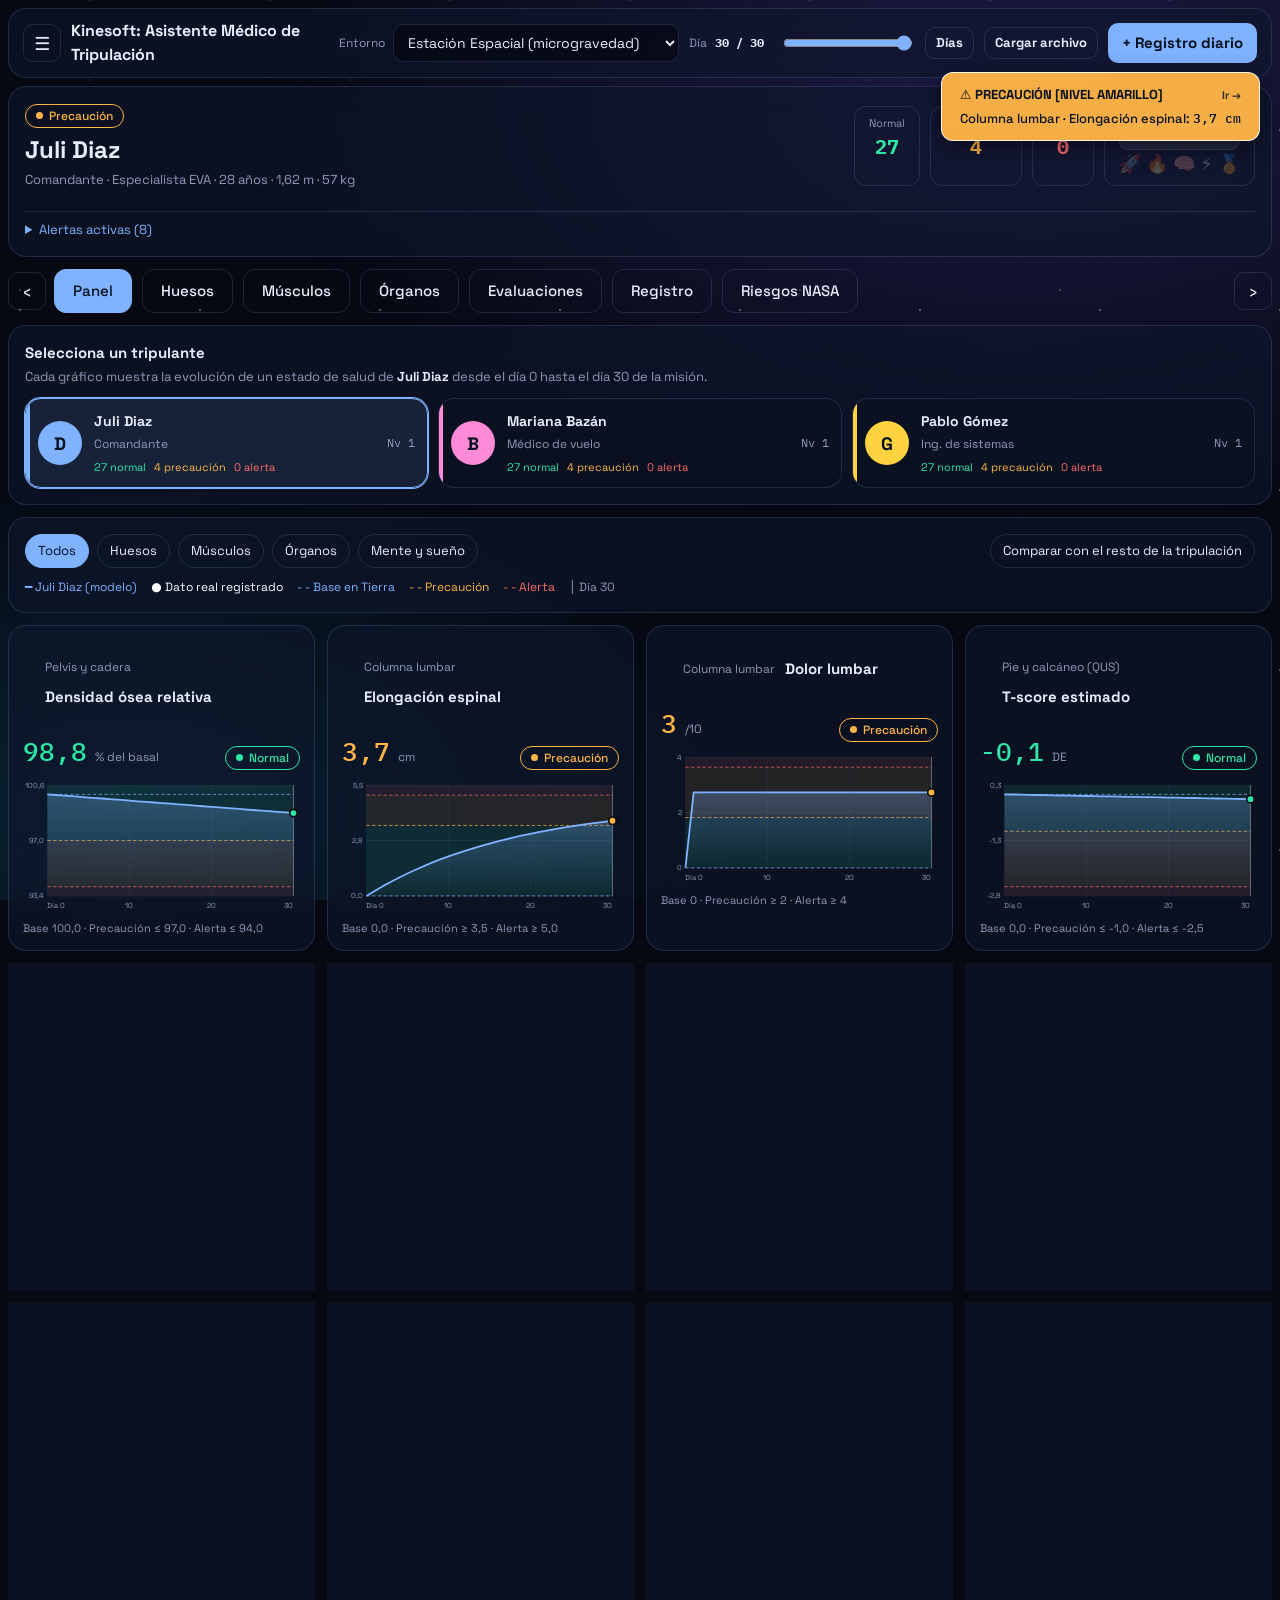
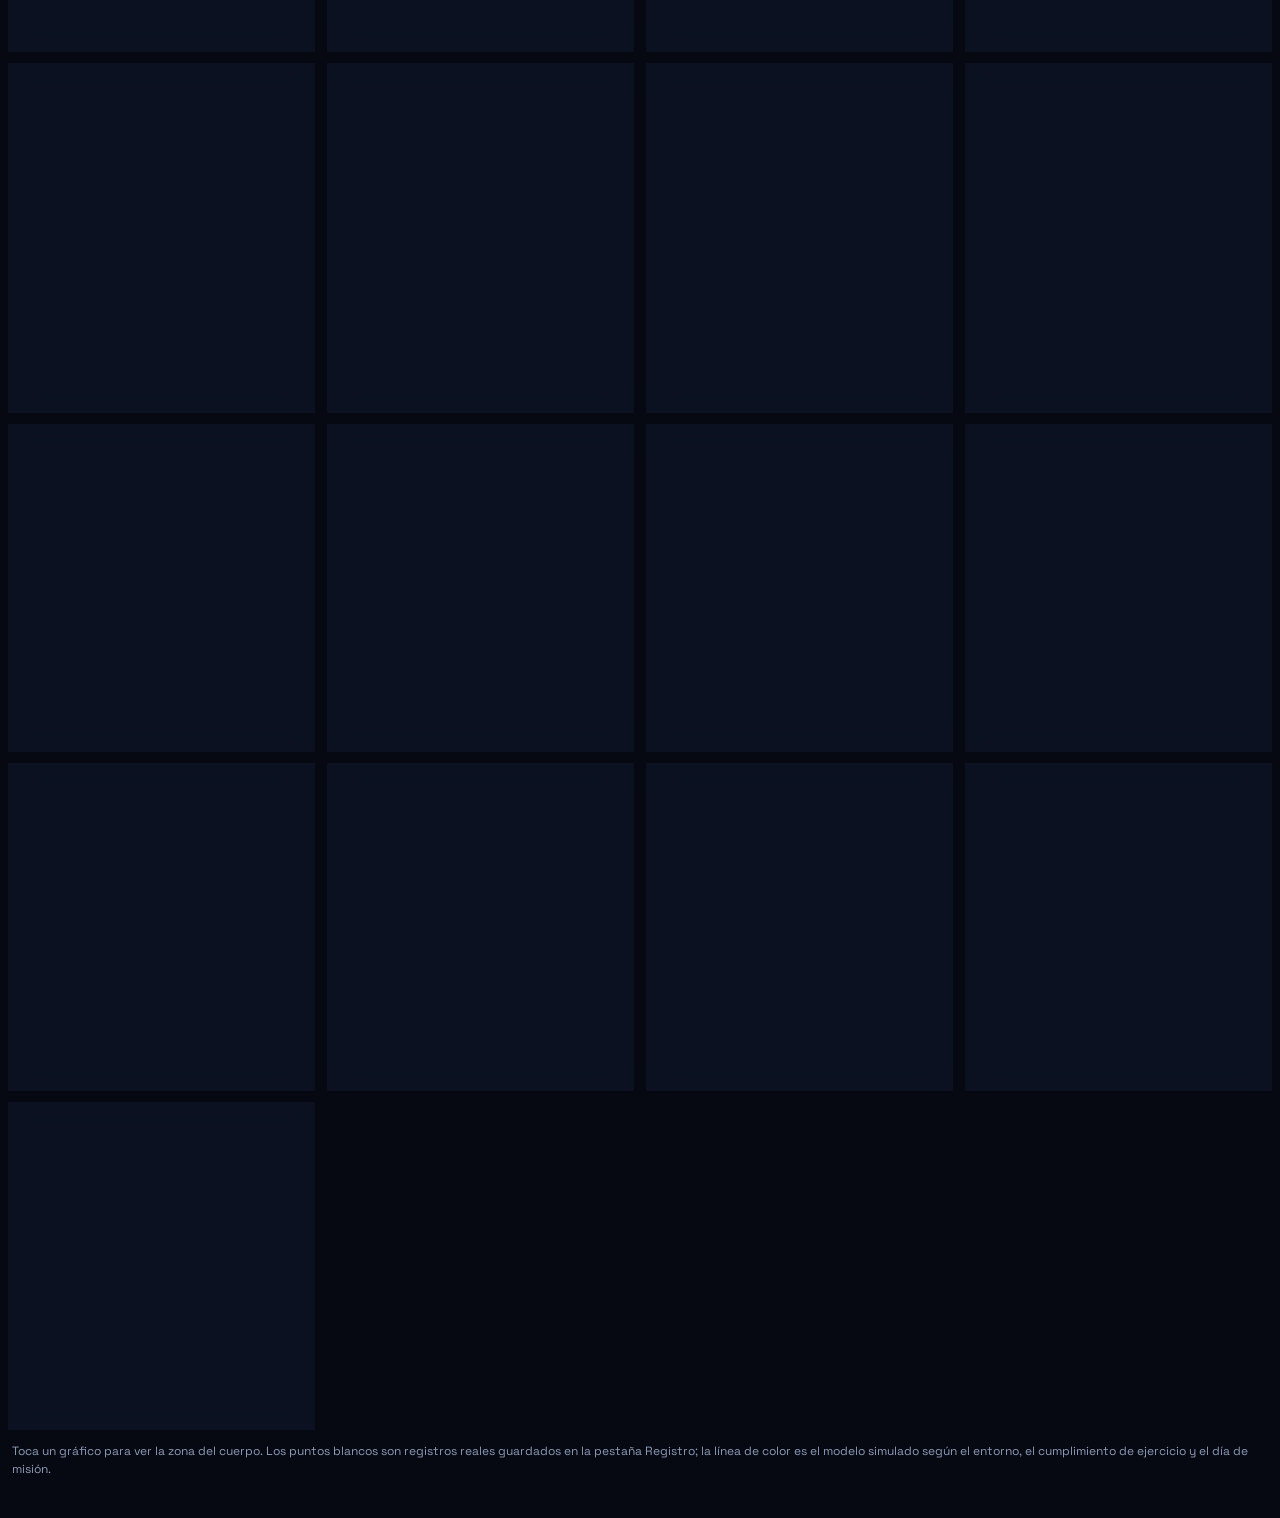
<file: index.html>
<!DOCTYPE html>
<html lang="es">
<head>
  <meta charset="UTF-8">
  <meta name="viewport" content="width=device-width, initial-scale=1, viewport-fit=cover">
  <title>Kinesoft: Asistente Médico de Tripulación</title>
  <link href="https://fonts.googleapis.com/css2?family=Space+Grotesk:wght@400;500;700&family=IBM+Plex+Mono:wght@400;500&display=swap" rel="stylesheet">
  <link rel="stylesheet" href="styles.css">
</head>
<body>
  <div class="sky"><i></i><i></i></div>
  <div id="tip" class="mono"></div>
  <div id="toast"></div>

  <header class="g">
    <button class="ib hb" id="hb" aria-label="Abrir menú de navegación" aria-expanded="false" aria-controls="drawer">☰</button>
    <h1>Kinesoft: Asistente Médico de Tripulación</h1>
    <label class="ctl xs">Entorno<select id="env"></select></label>
    <label class="ctl">Día <b id="dd" class="mono" style="color:var(--tx);min-width:58px"></b><input type="range" id="day" min="0" max="30" aria-label="Día de misión"></label>
    <button class="btn o sm" id="dys">Días</button>
    <button class="btn o sm" id="upl">Cargar archivo</button>
    <button class="btn" id="log">+ Registro diario</button>
  </header>

  <div id="scrim"></div>

  <aside id="drawer" class="g" inert aria-label="Menú de navegación">
    <div class="dh">
      <b class="mono">NAVEGACIÓN</b>
      <button class="ib" id="dx" aria-label="Cerrar menú">✕</button>
    </div>
    <div class="mono sec">TRIPULACIÓN</div>
    <div id="crew"></div>
    <div class="mono sec">SECCIONES</div>
    <nav id="nav" aria-label="Secciones de evaluación"></nav>
    <div class="mono sec">SIMULACIÓN</div>
    <label class="ctl" style="display:grid;margin-top:12px">Entorno de misión<select id="env2"></select></label>
    <p id="envnote" style="font-size:12px;color:var(--mu)"></p>
    <label class="ctl" style="display:grid;margin-top:8px">Cumplimiento de ejercicio <b id="adho" class="mono" style="color:var(--tx)"></b><input type="range" id="adh" min="0" max="100" step="5" style="width:100%"></label>
    <label class="ctl" style="display:grid;margin-top:12px">Dolor lumbar (0 a 10) <b id="vaso" class="mono" style="color:var(--tx)"></b><input type="range" id="vas" min="0" max="10" step="1" style="width:100%"></label>
  </aside>

  <div class="app">
    <main class="main" style="display:grid;gap:12px">
      <section class="g hero" id="hero"></section>
      <div class="rw">
        <button class="ib" data-r="tabs" data-d="-1" aria-label="Anterior">‹</button>
        <div class="rail" id="tabs"></div>
        <button class="ib" data-r="tabs" data-d="1" aria-label="Siguiente">›</button>
      </div>
      <div class="stage" id="stage"></div>
    </main>
  </div>

  <dialog id="dlg">
    <div id="dbody"></div>
  </dialog>

  <!-- Sistema de Alertas Dinámicas -->
  <div id="alert-toast-yellow" role="alert" aria-live="polite"></div>

  <div id="danger-modal-overlay" role="dialog" aria-modal="true" aria-labelledby="danger-title">
    <div class="danger-card" id="danger-card-action">
      <div class="danger-symbol">[ ! ]</div>
      <h3 id="danger-title" style="margin: 0 0 8px; color: var(--bad);">ALERTA CRÍTICA DE MISIÓN</h3>
      <p id="danger-msg" style="margin: 0; font-size: 14px; color: var(--tx);">Se ha detectado un nivel de preocupación crítico en la zona afectada.</p>
      <small style="display: block; margin-top: 12px; color: var(--mu);">Haz clic aquí para inspeccionar y resolver</small>
      <button type="button" class="btn o sm" id="danger-close-btn" style="margin-top: 14px;">Descartar aviso</button>
    </div>
  </div>

  <script src="clinicalconfig.js"></script>
  <script src="anatomy.js"></script>
  <script src="importer.js"></script>
  <script src="apps.js"></script>
  <script src="nav.js"></script>
</body>
</html>
</file>
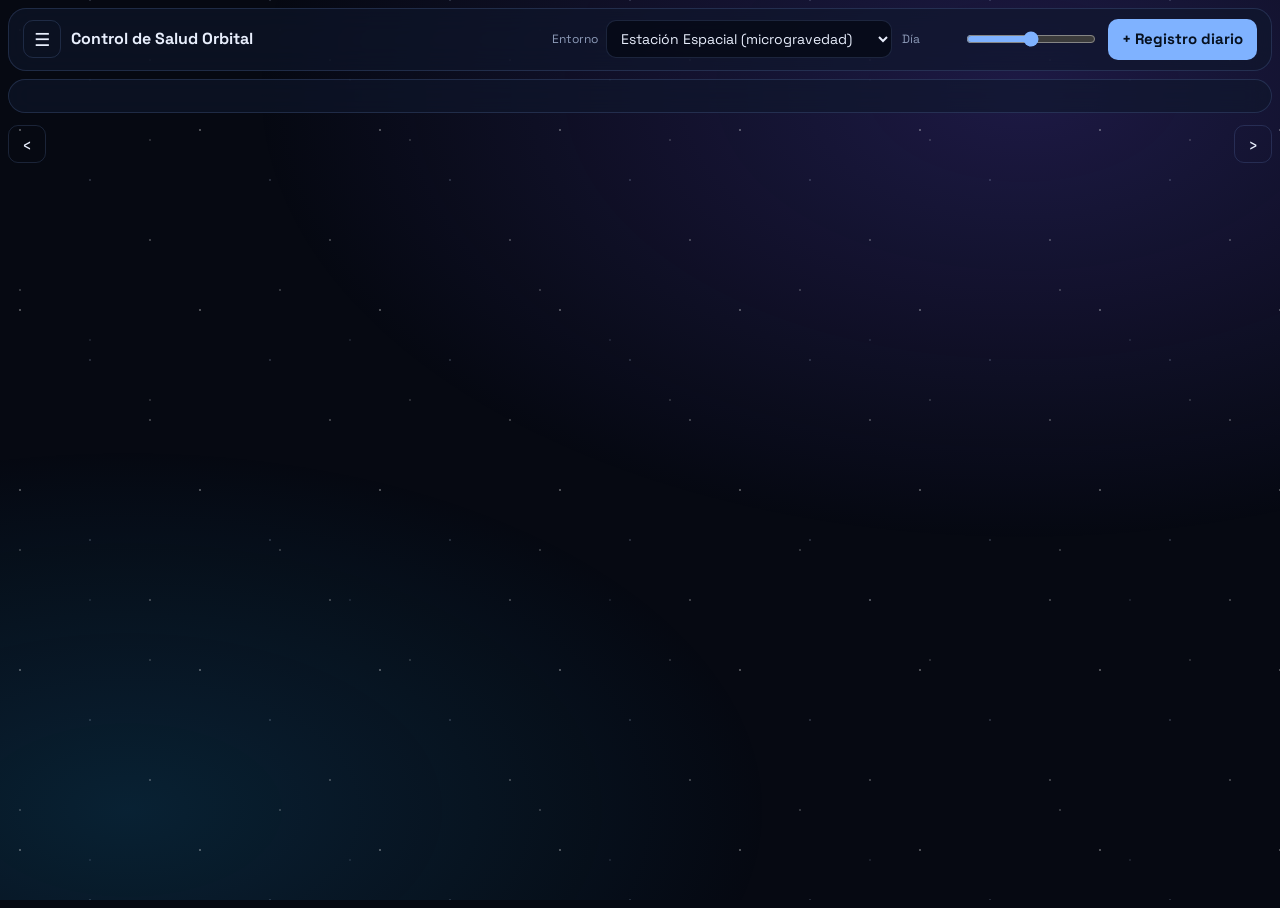
<file: control_salud_orbital_bundle.html>
<!DOCTYPE html>
<html lang="es">
  <head>
    <meta charset="UTF-8">
    <meta name="viewport" content="width=device-width, initial-scale=1, viewport-fit=cover">
    <title>Control de Salud Orbital</title>
    <link href="https://fonts.googleapis.com/css2?family=Space+Grotesk:wght@400;500;700&family=IBM+Plex+Mono:wght@400;500&display=swap" rel="stylesheet">
    <style>
      :root {
        --bg: #060912;
        --glass: rgba(16, 24, 44, .62);
        --line: rgba(140, 180, 255, .16);
        --tx: #e8eefc;
        --mu: #8d9bb8;
        --ac: #7fb2ff;
        --ok: #2ee6a6;
        --warn: #ffb547;
        --bad: #ff6b6b;
        color-scheme: dark;
        box-sizing: border-box;
        padding-top: env(safe-area-inset-top, 0px);
        padding-bottom: env(safe-area-inset-bottom, 0px);
      }

      *,
      *::before,
      *::after {
        box-sizing: border-box;
      }

      html {
        scroll-padding-top: env(safe-area-inset-top, 0px);
      }

      body {
        margin: 0;
        background: var(--bg);
        color: var(--tx);
        font: 400 15px/1.5 'Space Grotesk', system-ui, sans-serif;
        min-height: 100vh;
      }

      .mono {
        font-family: 'IBM Plex Mono', ui-monospace, monospace;
      }

      .sky {
        position: fixed;
        inset: 0;
        z-index: 0;
        pointer-events: none;
        background: radial-gradient(60% 50% at 80% 10%, rgba(90, 70, 200, .28), transparent),
                    radial-gradient(50% 40% at 10% 90%, rgba(20, 120, 170, .22), transparent);
      }

      .sky i {
        position: absolute;
        inset: -260px 0 0;
        background-image: radial-gradient(1.5px 1.5px at 20px 30px, #fff, transparent),
                          radial-gradient(1px 1px at 90px 80px, #cfe0ff, transparent),
                          radial-gradient(1.2px 1.2px at 150px 140px, #fff, transparent);
        background-size: 180px 180px;
        opacity: .55;
        animation: drift 90s linear infinite;
      }

      .sky i + i {
        background-size: 260px 260px;
        opacity: .35;
        animation-duration: 150s;
      }

      @keyframes drift {
        to { transform: translateY(260px); }
      }

      .g {
        background: var(--glass);
        border: 1px solid var(--line);
        border-radius: 18px;
        backdrop-filter: blur(14px);
        -webkit-backdrop-filter: blur(14px);
      }

      header {
        position: sticky;
        top: env(safe-area-inset-top, 0px);
        z-index: 30;
        display: flex;
        flex-wrap: wrap;
        gap: 10px;
        align-items: center;
        padding: 10px 14px;
        margin: 8px;
        border-radius: 16px;
      }

      header h1 {
        font-size: 16px;
        margin: 0;
        font-weight: 700;
        flex: 1;
        min-width: 140px;
      }

      .ctl {
        display: flex;
        align-items: center;
        gap: 8px;
        font-size: 12px;
        color: var(--mu);
      }

      select,
      input,
      textarea {
        background: rgba(5, 8, 18, .7);
        color: var(--tx);
        border: 1px solid var(--line);
        border-radius: 10px;
        padding: 8px 10px;
        font: inherit;
        font-size: 14px;
        min-width: 0;
      }

      select:focus,
      input:focus,
      textarea:focus,
      button:focus-visible,
      summary:focus-visible,
      .z:focus-visible {
        outline: 2px solid var(--ac);
        outline-offset: 2px;
      }

      input[type=range] {
        padding: 0;
        accent-color: var(--ac);
        width: 130px;
      }

      button {
        font: inherit;
        color: var(--tx);
        cursor: pointer;
      }

      .btn {
        background: var(--ac);
        color: #06101f;
        border: 0;
        border-radius: 10px;
        padding: 9px 14px;
        font-weight: 700;
      }

      .btn.o {
        background: transparent;
        color: var(--tx);
        border: 1px solid var(--line);
      }

      .btn.sm {
        padding: 5px 10px;
        font-size: 13px;
      }

      .ib {
        background: transparent;
        border: 1px solid var(--line);
        border-radius: 10px;
        width: 38px;
        height: 38px;
        font-size: 18px;
      }

      .app {
        position: relative;
        z-index: 1;
        max-width: 1320px;
        margin: 0 auto;
        padding: 0 8px 40px;
        display: grid;
        gap: 12px;
      }

      #drawer {
        position: fixed;
        z-index: 40;
        inset: 0 auto 0 0;
        width: 340px;
        max-width: 90vw;
        overscroll-behavior: contain;
        transform: translateX(-105%);
        transition: transform .3s;
        padding: 16px;
        border-radius: 0 18px 18px 0;
        background: rgba(8, 12, 26, .95);
        overflow: auto;
      }

      #drawer.open {
        transform: none;
      }

      #scrim {
        position: fixed;
        inset: 0;
        z-index: 35;
        background: rgba(0, 0, 0, .55);
        display: none;
      }

      #scrim.on {
        display: block;
      }

      .crew {
        display: flex;
        gap: 10px;
        align-items: center;
        width: 100%;
        text-align: left;
        padding: 10px;
        margin-bottom: 8px;
        border-radius: 14px;
        background: transparent;
        border: 1px solid var(--line);
      }

      .crew.on {
        background: rgba(127, 178, 255, .14);
        border-color: var(--ac);
      }

      .crew b {
        display: block;
        font-size: 14px;
      }

      .crew span {
        font-size: 12px;
        color: var(--mu);
      }

      .av {
        width: 36px;
        height: 36px;
        border-radius: 50%;
        display: grid;
        place-items: center;
        background: linear-gradient(135deg, #2b4fa8, #6a4fd8);
        font-weight: 700;
        flex: none;
      }

      .hero {
        padding: 16px;
        display: flex;
        flex-wrap: wrap;
        gap: 14px;
        justify-content: space-between;
        align-items: center;
      }

      .hero h2 {
        margin: 4px 0 2px;
        font-size: 24px;
      }

      .hero p {
        margin: 0;
        color: var(--mu);
        font-size: 13px;
      }

      .kp {
        display: flex;
        gap: 10px;
        flex-wrap: wrap;
      }

      .kp div {
        padding: 8px 14px;
        border-radius: 12px;
        border: 1px solid var(--line);
        text-align: center;
      }

      .kp small {
        display: block;
        color: var(--mu);
        font-size: 11px;
      }

      .kp b {
        font-size: 20px;
      }

      .xp {
        height: 6px;
        border-radius: 9px;
        background: rgba(255, 255, 255, .08);
        overflow: hidden;
        min-width: 120px;
      }

      .xp i {
        display: block;
        height: 100%;
        background: linear-gradient(90deg, #7fb2ff, #9b6bff);
      }

      .bd {
        display: inline-flex;
        align-items: center;
        gap: 6px;
        font-size: 12px;
        padding: 2px 10px;
        border-radius: 99px;
        border: 1px solid currentColor;
        font-weight: 500;
      }

      .bd::before {
        content: "";
        width: 7px;
        height: 7px;
        border-radius: 50%;
        background: currentColor;
      }

      .t0 { color: var(--ok); }
      .t1 { color: var(--warn); }
      .t2 { color: var(--bad); }
      .t3 { color: #7b869e; }

      .rail {
        display: flex;
        gap: 10px;
        overflow-x: auto;
        scroll-snap-type: x mandatory;
        scrollbar-width: none;
        -webkit-overflow-scrolling: touch;
      }

      .rail::-webkit-scrollbar {
        display: none;
      }

      .rail > * {
        scroll-snap-align: start;
        flex: none;
      }

      .rw {
        display: flex;
        align-items: center;
        gap: 8px;
      }

      .rw .rail {
        flex: 1;
      }

      .rw .ib {
        display: none;
      }

      @media (min-width: 900px) {
        .rw .ib {
          display: block;
        }
      }

      .tab {
        padding: 10px 18px;
        border-radius: 12px;
        border: 1px solid var(--line);
        background: transparent;
        font-weight: 500;
        white-space: nowrap;
      }

      .tab.on {
        background: var(--ac);
        color: #06101f;
        border-color: var(--ac);
      }

      .stage {
        display: grid;
        gap: 12px;
      }

      .stage.anim > * {
        animation: in .4s ease;
      }

      @keyframes in {
        from { opacity: 0; transform: translateY(8px); }
      }

      .pn {
        padding: 16px;
      }

      .svgw {
        display: grid;
        place-items: center;
        border-radius: 14px;
        min-height: 380px;
        position: relative;
      }

      svg.body {
        width: 100%;
        max-width: 270px;
        height: auto;
      }

      .sil-a * {
        fill: none;
        stroke: #9ec5ff;
        stroke-opacity: .6;
        stroke-width: 3;
        stroke-linejoin: round;
      }

      .sil-b * {
        fill: #0a1128;
        stroke: none;
      }

      .sil-c * {
        fill: url(#bs);
        fill-opacity: .26;
        stroke: none;
      }

      .gh {
        pointer-events: none;
      }

      .gh .f {
        fill: rgba(190, 215, 255, .07);
        stroke: rgba(190, 215, 255, .2);
        stroke-width: .6;
      }

      .gh .s {
        fill: none;
        stroke: rgba(190, 215, 255, .18);
      }

      .gh .d,
      .gh .k {
        fill: none;
        stroke: none;
      }

      .rings circle {
        fill: none;
        stroke: rgba(127, 178, 255, .14);
        stroke-dasharray: 2 5;
      }

      .scan {
        fill: rgba(127, 178, 255, .35);
        animation: scan 5s linear infinite;
      }

      @keyframes scan {
        from { transform: translateY(0); }
        to { transform: translateY(470px); }
      }

      .z {
        cursor: pointer;
        transition: color .4s, filter .4s;
      }

      .z .f {
        fill: currentColor;
        fill-opacity: .62;
        stroke: rgba(5, 8, 18, .55);
        stroke-width: .7;
      }

      .z .s {
        fill: none;
        stroke: currentColor;
        stroke-width: 2.4;
        stroke-linecap: round;
        stroke-opacity: .9;
      }

      .z .d {
        fill: none;
        stroke: rgba(5, 8, 18, .6);
        stroke-width: .9;
        stroke-linecap: round;
        pointer-events: none;
      }

      .z .k {
        fill: #060912;
        fill-opacity: .85;
        pointer-events: none;
      }

      .z.s0 { color: var(--ok); filter: drop-shadow(0 0 3px rgba(46, 230, 166, .6)); }
      .z.s1 { color: var(--warn); filter: drop-shadow(0 0 3px rgba(255, 181, 71, .7)); }
      .z.s2 { color: var(--bad); filter: drop-shadow(0 0 4px rgba(255, 107, 107, .85)); }
      .z.s3 { color: #6d788f; filter: none; }

      .z.sel .f {
        stroke: #fff;
        stroke-width: 1.2;
        fill-opacity: .88;
      }

      .z.sel {
        filter: drop-shadow(0 0 2px #fff) drop-shadow(0 0 7px currentColor);
      }

      .z:hover {
        opacity: .82;
      }

      #tip {
        position: fixed;
        z-index: 60;
        pointer-events: none;
        padding: 6px 10px;
        border-radius: 10px;
        font-size: 12px;
        background: rgba(5, 8, 18, .95);
        border: 1px solid var(--line);
        display: none;
        white-space: nowrap;
      }

      .card {
        width: 240px;
        padding: 14px;
        border-radius: 16px;
        border: 1px solid var(--line);
        background: rgba(10, 16, 32, .55);
        text-align: left;
        display: block;
      }

      .card.sel {
        border-color: var(--ac);
        box-shadow: 0 0 0 1px var(--ac);
      }

      .card small {
        color: var(--mu);
      }

      .card .v {
        font-size: 24px;
        font-weight: 700;
        margin: 4px 0;
      }

      .card .v em {
        font-style: normal;
        font-size: 12px;
        color: var(--mu);
        font-weight: 400;
      }

      .bar {
        height: 6px;
        border-radius: 9px;
        background: rgba(255, 255, 255, .08);
        overflow: hidden;
        margin: 8px 0;
      }

      .bar i {
        display: block;
        height: 100%;
        border-radius: 9px;
        background: currentColor;
        transition: width .5s;
      }

      .src {
        font-size: 11px;
        padding: 1px 8px;
        border-radius: 6px;
        background: rgba(127, 178, 255, .15);
        color: var(--ac);
        font-style: normal;
      }

      .src.r {
        background: var(--ac);
        color: #06101f;
        font-weight: 700;
      }

      details {
        border-top: 1px solid var(--line);
        padding-top: 8px;
        margin-top: 8px;
      }

      summary {
        cursor: pointer;
        color: var(--ac);
        font-size: 13px;
      }

      details p {
        color: var(--mu);
        font-size: 13px;
        margin: 6px 0;
      }

      .lg {
        display: flex;
        gap: 14px;
        flex-wrap: wrap;
        font-size: 12px;
        color: var(--mu);
        margin-top: 4px;
      }

      .pl {
        display: grid;
        gap: 6px;
        margin: 8px 0;
      }

      .pr {
        display: grid;
        grid-template-columns: 1fr auto;
        gap: 2px 10px;
        text-align: left;
        padding: 8px 10px;
        border-radius: 10px;
        border: 1px solid var(--line);
        background: transparent;
        font-size: 13px;
      }

      .pr.on {
        border-color: var(--ac);
        background: rgba(127, 178, 255, .1);
      }

      .pr > span:last-child {
        grid-column: 1 / -1;
      }

      .pr em {
        font-style: normal;
        font-size: 11px;
        color: var(--mu);
      }

      .two {
        display: grid;
        gap: 12px;
      }

      @media (min-width: 900px) {
        .two.fig {
          grid-template-columns: 320px 1fr;
        }
      }

      @media (max-width: 899px) {
        .xs {
          display: none;
        }
      }

      dialog {
        border: 1px solid var(--line);
        border-radius: 18px;
        background: #0a1020;
        color: var(--tx);
        padding: 18px;
        width: min(620px, 94vw);
        max-height: 92vh;
      }

      dialog::backdrop {
        background: rgba(0, 0, 0, .7);
      }

      .fg {
        display: grid;
        grid-template-columns: 1fr 1fr;
        gap: 10px;
      }

      .fg label {
        font-size: 12px;
        color: var(--mu);
        display: grid;
        gap: 4px;
      }

      .w {
        grid-column: 1 / -1;
      }

      .row {
        display: flex;
        gap: 8px;
        flex-wrap: wrap;
        align-items: center;
      }

      .chip {
        padding: 6px 12px;
        border-radius: 99px;
        border: 1px solid var(--line);
        background: transparent;
        font-size: 13px;
      }

      .chip.on {
        background: var(--ac);
        color: #06101f;
        border-color: var(--ac);
      }

      .sw {
        display: grid;
        grid-template-columns: repeat(5, 1fr);
        gap: 8px;
        margin: 12px 0;
      }

      .sw button {
        aspect-ratio: 1;
        border-radius: 14px;
        border: 2px solid transparent;
        font-weight: 700;
        color: #06101f;
      }

      .big {
        min-height: 170px;
        border-radius: 18px;
        display: grid;
        place-items: center;
        text-align: center;
        font-size: 28px;
        font-weight: 700;
        user-select: none;
        touch-action: manipulation;
        padding: 12px;
      }

      table.tb {
        width: 100%;
        border-collapse: collapse;
        font-size: 12px;
      }

      .tb td,
      .tb th {
        padding: 6px 8px;
        border-top: 1px solid var(--line);
        text-align: left;
        vertical-align: top;
      }

      .tb th {
        color: var(--mu);
        font-weight: 500;
      }

      .alert {
        padding: 8px 12px;
        border-radius: 12px;
        border: 1px solid currentColor;
        margin: 8px 0;
        font-size: 13px;
      }

      #toast {
        position: fixed;
        left: 50%;
        bottom: calc(20px + env(safe-area-inset-bottom, 0px));
        transform: translateX(-50%);
        background: var(--ok);
        color: #042;
        padding: 8px 16px;
        border-radius: 99px;
        font-weight: 700;
        opacity: 0;
        transition: opacity .3s;
        z-index: 70;
        pointer-events: none;
      }

      #toast.on {
        opacity: 1;
      }

      a {
        color: var(--ac);
      }

      @media (prefers-reduced-motion: reduce) {
        * {
          animation: none !important;
          transition: none !important;
        }
      }

      /* ---- panel: selector de tripulante y cuadrícula de gráficos ---- */
      .ccw {
        display: grid;
        gap: 10px;
        margin-top: 12px;
        grid-template-columns: repeat(auto-fit, minmax(240px, 1fr));
      }

      .cc {
        display: flex;
        align-items: center;
        gap: 12px;
        text-align: left;
        padding: 12px;
        border-radius: 16px;
        border: 1px solid var(--line);
        background: rgba(10, 16, 32, .5);
        position: relative;
        overflow: hidden;
      }

      .cc::before {
        content: "";
        position: absolute;
        left: 0;
        top: 0;
        bottom: 0;
        width: 4px;
        background: var(--cc);
      }

      .cc.on {
        border-color: var(--cc);
        background: rgba(127, 178, 255, .1);
        box-shadow: 0 0 0 1px var(--cc);
      }

      .cc .av {
        width: 44px;
        height: 44px;
        font-size: 18px;
      }

      .ci {
        flex: 1;
        min-width: 0;
      }

      .ci b {
        display: block;
        font-size: 14px;
      }

      .ci > span {
        font-size: 12px;
        color: var(--mu);
      }

      .mini {
        display: flex;
        gap: 8px;
        flex-wrap: wrap;
        margin-top: 4px;
      }

      .mini i {
        font-style: normal;
        font-size: 11px;
      }

      .lv {
        font-size: 12px;
        color: var(--mu);
      }

      .cg {
        display: grid;
        gap: 12px;
        grid-template-columns: repeat(auto-fill, minmax(300px, 1fr));
      }

      .gc {
        background: var(--glass);
        border: 1px solid var(--line);
        border-radius: 18px;
        padding: 14px;
        cursor: pointer;
        backdrop-filter: blur(14px);
        -webkit-backdrop-filter: blur(14px);
        display: grid;
        gap: 6px;
        align-content: start;
        transition: border-color .2s;
      }

      .gc:hover,
      .gc:focus-visible {
        border-color: var(--ac);
      }

      .gc header small {
        display: block;
        color: var(--mu);
        font-size: 12px;
      }

      .gc header b {
        font-size: 15px;
      }

      .gv {
        display: flex;
        align-items: baseline;
        gap: 8px;
        flex-wrap: wrap;
      }

      .gv .mono {
        font-size: 26px;
        font-weight: 500;
      }

      .gv em {
        font-style: normal;
        font-size: 12px;
        color: var(--mu);
      }

      .gv .bd {
        margin-left: auto;
      }

      .gc footer {
        display: flex;
        justify-content: space-between;
        gap: 8px;
        font-size: 11px;
        color: var(--mu);
        flex-wrap: wrap;
      }

      /* ---- registro por zona ---- */
      .rf {
        display: block;
        font-size: 11px;
        color: var(--mu);
        margin-top: 2px;
      }

      .rf .bd {
        font-size: 10px;
        padding: 0 7px;
      }

      .zc {
        display: inline-flex;
        align-items: center;
        gap: 6px;
        font-size: 12px;
      }

      .zc i {
        font-style: normal;
      }

      .tb tr.cur td {
        background: rgba(127, 178, 255, .1);
      }

      .tb .chip {
        padding: 2px 10px;
        font-size: 12px;
      }

      #regform .fg label {
        align-content: start;
      }

      @media (max-width: 560px) {
        .fg {
          grid-template-columns: 1fr;
        }
        .cg {
          grid-template-columns: 1fr;
        }
      }

      .app > *,
      .main > *,
      .rw .rail {
        min-width: 0;
      }

      .main {
        min-width: 0;
      }

      .gc,
      .cc {
        min-width: 0;
      }

      .two > * {
        min-width: 0;
      }

      @media (min-width: 900px) {
        .two.fig {
          grid-template-columns: 320px minmax(0, 1fr);
        }
      }

      .stage,
      .main {
        grid-template-columns: minmax(0, 1fr);
      }

      .stage > * {
        min-width: 0;
      }

      /* ---- vistas (v-if), drawer jerárquico y navegación ---- */
      .view {
        display: grid;
        gap: 12px;
        min-width: 0;
      }

      .view [id],
      #insp,
      #regform {
        scroll-margin-top: calc(env(safe-area-inset-top, 0px) + 96px);
      }

      html.lock {
        overflow: hidden;
      }

      #drawer[inert] {
        visibility: hidden;
        transition: transform .3s, visibility 0s .3s;
      }

      .dh {
        display: flex;
        justify-content: space-between;
        align-items: center;
        margin-bottom: 4px;
      }

      .dh b {
        color: var(--mu);
        font-size: 12px;
        letter-spacing: .08em;
      }

      .sec {
        color: var(--mu);
        font-size: 12px;
        margin: 14px 0 8px;
        letter-spacing: .08em;
      }

      #nav {
        display: grid;
        gap: 6px;
      }

      .ng {
        border: 1px solid var(--line);
        border-radius: 14px;
        overflow: hidden;
      }

      .ng.cur {
        border-color: var(--ac);
      }

      .ngh {
        display: flex;
        align-items: center;
        gap: 10px;
        width: 100%;
        min-height: 46px;
        padding: 8px 12px;
        background: transparent;
        border: 0;
        text-align: left;
      }

      .ngh b {
        flex: 1;
        font-size: 14px;
        font-weight: 500;
      }

      .ngh em {
        font-style: normal;
        color: var(--mu);
        transition: transform .2s;
      }

      .ng.open .ngh em {
        transform: rotate(90deg);
      }

      .ng ul {
        list-style: none;
        margin: 0;
        padding: 0 6px 6px;
        display: none;
      }

      .ng.open ul {
        display: grid;
        gap: 2px;
      }

      .nl {
        display: flex;
        justify-content: space-between;
        align-items: center;
        gap: 8px;
        width: 100%;
        min-height: 42px;
        padding: 8px 12px;
        border: 0;
        border-radius: 10px;
        background: transparent;
        text-align: left;
        font-size: 13px;
      }

      .nl:hover {
        background: rgba(127, 178, 255, .08);
      }

      .nl.on {
        background: rgba(127, 178, 255, .18);
        box-shadow: inset 2px 0 var(--ac);
      }

      .nl i,
      .ngh i {
        font-style: normal;
        font-size: 10px;
      }

      /* Gráficos de evolución junto a la silueta e historial */
      .pn svg[role="img"] {
        max-width: 480px;
        margin-inline: auto;
      }

      @media (max-width: 560px) {
        .pn svg[role="img"] {
          max-width: 100%;
        }
      }

      .view {
        grid-template-columns: minmax(0, 1fr);
      }

      .view > * {
        min-width: 0;
      }

      @media (min-width: 900px) {
        .rail > .card {
          width: calc((100% - 30px) / 4);
        }
      }

      .ib[data-r="cards"] {
        display: block;
      }
    </style>
  </head>
  <body>
    <div class="sky">
      <i></i>
      <i></i>
    </div>
    <div id="tip" class="mono"></div>
    <div id="toast"></div>

    <header class="g">
      <button class="ib hb" id="hb" aria-label="Abrir menú de navegación" aria-expanded="false" aria-controls="drawer">☰</button>
      <h1>Control de Salud Orbital</h1>
      <label class="ctl xs">Entorno<select id="env"></select></label>
      <label class="ctl">Día <b id="dd" class="mono" style="color:var(--tx);min-width:28px"></b><input type="range" id="day" min="0" max="300" aria-label="Día de misión"></label>
      <button class="btn" id="log">+ Registro diario</button>
    </header>

    <div id="scrim"></div>

    <aside id="drawer" class="g" inert aria-label="Menú de navegación">
      <div class="dh">
        <b class="mono">NAVEGACIÓN</b>
        <button class="ib" id="dx" aria-label="Cerrar menú">✕</button>
      </div>
      <div class="mono sec">TRIPULACIÓN</div>
      <div id="crew"></div>
      <div class="mono sec">SECCIONES</div>
      <nav id="nav" aria-label="Secciones de evaluación"></nav>
      <div class="mono sec">SIMULACIÓN</div>
      <label class="ctl" style="display:grid;margin-top:12px">Entorno de misión<select id="env2"></select></label>
      <p id="envnote" style="font-size:12px;color:var(--mu)"></p>
      <label class="ctl" style="display:grid;margin-top:8px">Cumplimiento de ejercicio <b id="adho" class="mono" style="color:var(--tx)"></b><input type="range" id="adh" min="0" max="100" step="5" style="width:100%"></label>
      <label class="ctl" style="display:grid;margin-top:12px">Dolor lumbar (0 a 10) <b id="vaso" class="mono" style="color:var(--tx)"></b><input type="range" id="vas" min="0" max="10" step="1" style="width:100%"></label>
    </aside>

    <div class="app">
      <main class="main" style="display:grid;gap:12px">
        <section class="g hero" id="hero"></section>
        <div class="rw">
          <button class="ib" data-r="tabs" data-d="-1" aria-label="Anterior">‹</button>
          <div class="rail" id="tabs"></div>
          <button class="ib" data-r="tabs" data-d="1" aria-label="Siguiente">›</button>
        </div>
        <div class="stage" id="stage"></div>
      </main>
    </div>

    <dialog id="dlg">
      <div id="dbody"></div>
    </dialog>

    <script>
      /* clinicalconfig.js — toda la configuración clínica. Agregar tripulantes, zonas o parámetros = añadir un objeto. */
      "use strict";
      const CREW = [
        { id: "c1", name: "Cmdr. Alex Vance", role: "Comandante", bio: "Especialista EVA · 42 años · 1,82 m · 78 kg", age: 42, sens: 1, col: "#7fb2ff" },
        { id: "c2", name: "Dra. Elena Rostova", role: "Médico de vuelo", bio: "Biología espacial · 38 años · 1,68 m · 62 kg", age: 38, sens: 1.12, col: "#ff8ad8" },
        { id: "c3", name: "Ing. Marcus Chen", role: "Ing. de sistemas", bio: "Robótica y soporte · 35 años · 1,75 m · 70 kg", age: 35, sens: .9, col: "#ffd23f" }
      ];
      const ENVS = {
        iss: { n: "Estación Espacial (microgravedad)", k: 1, fk: 1, gz: 1, lat: "0,3 s", note: "Órbita baja: microgravedad total, 16 amaneceres al día y comunicación casi inmediata con Tierra." },
        mars: { n: "Tránsito a Marte (espacio profundo)", k: 1.1, fk: 1, gz: 1, lat: "hasta 22 min", note: "Más radiación y retraso de comunicación: el tripulante debe autoevaluarse con autonomía." },
        moon: { n: "Base lunar Artemis (1/6 g)", k: .5, fk: .3, gz: .2, lat: "1,3 s", note: "Gravedad parcial: la pérdida ósea y muscular es menor, pero hay polvo lunar y radiación." }
      };
      const TABS = [
        { id: "panel", n: "Panel", cm: "" },
        { id: "huesos", n: "Huesos", cm: "Protocolo ARED: sentadilla y peso muerto, bisfosfonatos y vitamina D. El cumplimiento de ejercicio se ajusta en el menú de tripulación." },
        { id: "musculos", n: "Músculos", cm: "Cicloergómetro y resistencia isoinercial (ARED) 45 min diarios." },
        { id: "organos", n: "Órganos", cm: "Control de fluidos, sodio moderado y pantalones de presión negativa (LBNP)." },
        { id: "mente", n: "Evaluaciones", cm: "Registro matutino de sueño, test de colores, reacción y ánimo; obligatorio antes de una EVA o acoplamiento." },
        { id: "registro", n: "Registro", cm: "" },
        { id: "riesgos", n: "Riesgos NASA", cm: "" }
      ];
      const SN = ["Normal", "Precaución", "Alerta", "Sin sensor"];

      /* ---- helpers de modelo fisiológico ---- */
      const clamp = (x, a, b) => Math.min(b, Math.max(a, x));
      const P = (id, n, u, base, v, dir, y, r, d = 1, x = {}) => ({ id, n, u, base, v, dir, y, r, d, ...x });
      const dens = r => P("dens", "Densidad ósea relativa", "% del basal", 100, c => 100 - r * c.m * c.f * c.k, "lt", 97, 94);
      const load = () => P("load", "Carga mecánica diaria", "% de la meta", 100, c => c.d ? 55 + 45 * c.adh : 100, "lt", 85, 70, 0);
      const mus = (id, n, u, b, r, ty = .05, tr = .1, d = 1) => P(id, n, u, b, c => b * (1 - r / 100 * c.m * c.f * c.k), "lt", b * (1 - ty), b * (1 - tr), d);
      const mt = (id, n, u, b, r, dir, y, rd, d = 1) => P(id, n, u, b, c => b * (1 + r / 100 * c.m * c.f * c.k), dir, y, rd, d);
      const fl = (id, n, u, b, r, dir, y, rd, d = 1) => P(id, n, u, b, c => b * (1 + r / 100 * c.m * c.fk), dir, y, rd, d);
      const ev0 = (id, n, u, fn, y, r) => P(id, n, u, 0, fn, "gt", y, r, 0);
      const SI0 = .67 * 85 + .28 * 1600 - 420,
            buaF = c => 85 * (1 - .012 * c.m * c.f * c.k),
            sosF = c => 1600 * (1 - .0015 * c.m * c.f * c.k),
            siF = c => .67 * buaF(c) + .28 * sosF(c) - 420,
            tF = c => (siF(c) - SI0) / 8,
            zF = c => tF(c) + .4,
            lossF = c => (SI0 - siF(c)) / SI0 * 100;
      const fiF = c => clamp(Math.round(6 + 5 * Math.max(0, lossF(c)) + 14 * Math.max(0, -(zF(c) + .5))), 0, 100),
            dH = c => 4.6 * (1 - Math.exp(-c.d / 18)) * c.gz;
      const Z = (tab, id, n, txt, p, src, sys) => ({ tab, id, n, txt, p, sys: sys || tab, src });
      const BS = "Modelo de pérdida ósea: ultrasonido del calcáneo (QUS), carga plantar y ARED.",
            MS = "Ecografía muscular, dinamómetro y rendimiento en el ARED.",
            NO = "Este órgano todavía no tiene sensor ni parámetros definidos. Se incorpora sumando una variable a su lista.";
      const ZONES = [
        Z("huesos", "craneo", "Cráneo y mandíbula", "El cráneo no soporta peso, por eso casi no pierde densidad. Lo que sí se vigila es la presión dentro de la cabeza (ver Órganos, Cerebro y ojos).", [dens(0)], BS),
        Z("huesos", "cervical", "Columna cervical", "Las vértebras del cuello cargan poco peso incluso en la Tierra, así que pierden poca densidad.", [dens(.3)], BS),
        Z("huesos", "toracica", "Columna torácica", "Se mantiene bastante estable porque se apoya en la caja torácica.", [dens(.5)], BS),
        Z("huesos", "lumbar", "Columna lumbar", "En microgravedad los discos entre las vértebras absorben líquido y se expanden: la columna se alarga unos centímetros y puede doler la zona lumbar. Además las vértebras pierden carga y densidad.", [dens(1.2), P("dh", "Elongación espinal", "cm", 0, c => dH(c), "gt", 3.5, 5), P("dhp", "Ganancia de estatura", "%", 0, c => dH(c) / 175 * 100, "gt", 2, 3), P("disc", "Altura del disco L4-L5", "mm", 10.5, c => 10.5 * (1 + .028 * dH(c)), "gt", 11.55, 12.08), P("lord", "Ángulo de lordosis lumbar", "°", 50, c => 50 * (1 - .055 * dH(c)), "lt", 42.5, 35, 0), P("vas", "Dolor lumbar", "/10", 0, c => c.d ? c.vas : 0, "gt", 2, 4, 0)], BS),
        Z("huesos", "costillas", "Costillas y esternón", "Las costillas se mueven con cada respiración, por eso conservan mejor su densidad.", [dens(.2)], BS),
        Z("huesos", "humero", "Hombros y brazos (clavícula, escápula, húmero)", "Los brazos no soportan peso en órbita, pero se usan en las caminatas espaciales y en el ejercicio resistivo.", [dens(.3)], BS),
        Z("huesos", "antebrazo", "Antebrazo y mano", "Radio, cúbito y huesos de la mano pierden poca densidad. Se controla la fatiga por el uso del traje de actividad extravehicular.", [dens(.3)], BS),
        Z("huesos", "pelvis", "Pelvis y cadera", "La pelvis normalmente sostiene todo el peso del cuerpo. Sin gravedad es una de las zonas que más hueso pierde, entre 1 % y 2 % por mes sin contramedidas.", [dens(1.6)], BS),
        Z("huesos", "femur", "Fémur y rótula", "Es el hueso más largo y carga peso al caminar. En órbita se adelgaza si no se compensa con ejercicio resistivo.", [dens(1.3), load()], BS),
        Z("huesos", "tibia", "Tibia y peroné", "Reciben el impacto de cada paso en la Tierra. En flotación esa carga desaparece y el hueso empieza a reabsorberse.", [dens(1.1), load()], BS),
        Z("huesos", "pie", "Pie y calcáneo (QUS)", "El talón se mide con ultrasonido cuantitativo porque es hueso esponjoso muy activo. La velocidad y la atenuación de la onda cambian cuando las trabéculas se adelgazan.", [P("si", "Índice de rigidez (SI)", "índice", SI0, siF, "lt", SI0 * .97, SI0 * .92), P("sos", "Velocidad del sonido (SOS)", "m/s", 1600, sosF, "lt", 1576, 1568, 0), P("bua", "Atenuación de banda ancha (BUA)", "dB/MHz", 85, buaF, "lt", 80.75, 78.2), P("t", "T-score estimado", "DE", 0, tF, "lt", -1, -2.5), P("z", "Z-score estimado", "DE", .4, zF, "lt", -.5, -1), P("fi", "Índice de fragilidad", "0 a 100", 6, fiF, "gt", 25, 50, 0), load()], BS),
        Z("musculos", "hombros", "Pectoral y hombros", "El deltoides y el pectoral trabajan poco sin gravedad, pero se mantienen mejor que las piernas.", [mus("delt", "Espesor del deltoides", "mm", 28, .9), mus("pec", "Espesor del pectoral mayor", "mm", 22, .9)], MS),
        Z("musculos", "brazos", "Brazos (bíceps y tríceps)", "Bíceps y tríceps pierden poca masa porque se usan para desplazarse y ejercitarse.", [mus("bic", "Espesor del bíceps", "mm", 30, .7), mus("tri", "Espesor del tríceps", "mm", 26, .8)], MS),
        Z("musculos", "antebrazom", "Antebrazo y mano", "La fuerza de agarre se mide con dinamómetro y se compara con el valor previo al vuelo. El traje espacial agrega fatiga.", [mus("grip", "Fuerza de agarre", "kgf", 42, .8), mus("fle", "Espesor de flexores", "mm", 24, .6)], MS),
        Z("musculos", "core", "Abdomen y espalda", "Los músculos que sostienen la postura trabajan menos sin gravedad y pierden tono.", [mus("rec", "Espesor del recto abdominal", "mm", 11, 2), mus("ere", "Espesor de erectores espinales", "mm", 30, 1.8)], MS),
        Z("musculos", "cadera", "Cadera y glúteos", "El glúteo mayor es de los que más se activan al caminar en la Tierra y de los que más pierden en órbita.", [mus("glu", "Espesor del glúteo mayor", "mm", 28, 2.6)], MS),
        Z("musculos", "muslo", "Muslo (cuádriceps)", "El cuádriceps es el gran músculo antigravitatorio. Si el área de corte baja de 60 a 52 cm² en tres meses, el software calcula el porcentaje de cambio y avisa.", [mus("quad", "Área del cuádriceps (eco)", "cm²", 60, 3.6), mus("isq", "Área de isquiotibiales (eco)", "cm²", 34, 2.6), mus("ared", "Repeticiones en ARED (sentadilla, 80 kgf)", "rep", 15, 3, .1, .2)], MS),
        Z("musculos", "pantorrilla", "Pantorrilla", "Sóleo y gastrocnemio sostienen el cuerpo de pie y son los que más rápido se atrofian en microgravedad.", [mus("sur", "Espesor del tríceps sural", "mm", 52, 4), mus("tal", "Elevación de talones (rep)", "rep", 25, 3.5, .1, .2)], MS),
        Z("musculos", "bia", "Composición corporal (BIA)", "La bioimpedancia, con electrodos en manos y pies, estima la masa libre de grasa y el agua corporal total; separa pérdida muscular de cambios de líquidos.", [mus("ffm", "Masa libre de grasa (BIA)", "kg", 62, 1.1), P("tbw", "Agua corporal total (BIA)", "L", 45, c => 45 * (1 - .01 * c.m * c.fk), "none", 0, 0)], "Bioimpedancia eléctrica."),
        Z("organos", "cerebro", "Cerebro y ojos", "En microgravedad los líquidos suben hacia la cabeza. Esto puede aumentar la presión dentro del cráneo y deformar la parte posterior del ojo. Se mide la vaina del nervio óptico con ecografía oftálmica.", [fl("onsd", "Diámetro de vaina del nervio óptico", "mm", 4.8, 3.5, "gt", 5.2, 5.7)], "Ecografía oftálmica volumétrica.", "Neuro-ocular"),
        Z("organos", "vasos", "Cuello: yugular y carótida", "La sangre se acumula en el cuello y la vena yugular puede estancarse, con riesgo de coágulos. Las arterias además se vuelven más rígidas.", [P("ijv", "Estasis de la vena yugular", "grado 1 a 4", 1, c => 1 + .012 * c.d * c.fk, "gt", 2, 3), fl("stif", "Rigidez carotídea", "m/s", 6, 2, "gt", 6.36, 6.72, 2)], "Ecografía vascular Doppler.", "Cardiovascular"),
        Z("organos", "pulmones", "Pulmones", "Sin gravedad las vísceras abdominales suben y el diafragma se eleva: baja la capacidad residual. También se vigila el polvo en cabina y tras caminatas espaciales.", [fl("fvc", "Capacidad vital forzada", "L", 4.8, -1.4, "lt", 4.56, 4.32, 2), fl("fev1", "Volumen espiratorio en 1 s", "L", 3.9, -1.1, "lt", 3.7, 3.51, 2), fl("frc", "Capacidad residual funcional", "L", 2.6, -2.8, "lt", 2.21, 2.08, 2), fl("spo2", "Saturación de oxígeno", "%", 98, -.1, "lt", 95, 94), fl("pi", "Índice de perfusión", "%", 4, -4, "lt", 1, .5)], "Espirometría y oximetría de pulso.", "Respiratorio"),
        Z("organos", "corazon", "Corazón", "Sin gravedad el corazón trabaja menos y se achica un poco. También cambia la regulación de la presión al ponerse de pie, lo que causa mareos al volver a la gravedad.", [fl("lvef", "Fracción de eyección", "%", 62, -.8, "lt", 55, 50), mt("lvm", "Índice de masa del ventrículo izquierdo", "g/m²", 80, -2.5, "lt", 74, 72), fl("sv", "Volumen sistólico", "mL", 78, -2.6, "lt", 70, 66.3), fl("hr", "Frecuencia cardíaca en reposo", "lpm", 66, 1.2, "gt", 85, 95, 0), fl("hrv", "Variabilidad de la frecuencia (RMSSD)", "ms", 52, -4, "lt", 45, 39, 0), fl("ort", "Índice de tolerancia ortostática", "0 a 100", 90, -4.5, "lt", 75, 60, 0), fl("sbp", "Presión sistólica", "mmHg", 118, .6, "gt", 130, 140, 0), fl("dbp", "Presión diastólica", "mmHg", 76, .5, "gt", 85, 90, 0)], "Ecocardiografía, Holter, tensiómetro y prueba de presión negativa (LBNP).", "Cardiovascular"),
        Z("organos", "higado", "Hígado y glucosa", "El hígado regula la glucosa. Aunque aún no tiene sensor propio, la glucosa capilar es un indicador básico de autoevaluación (estrés, nutrición y resistencia a la insulina).", [fl("glu", "Glucosa en sangre", "mg/dL", 90, .4, "gt", 110, 126, 0)], "Glucómetro capilar.", "Metabólico"),
        Z("organos", "estomago", "Estómago", "\u200b" + NO, [], "Sin sensor.", "Otro"),
        Z("organos", "rinones", "Riñones", "El hueso que se pierde libera calcio que los riñones eliminan por la orina. Junto con menos agua ingerida, sube el riesgo de cálculos renales.", [mt("cal", "Calcio en orina", "mg/día", 180, 8, "gt", 230, 300, 0), fl("diu", "Diuresis", "L/día", 2.4, -3, "lt", 2, 1.7)], "Ecografía renal y balance hídrico.", "Renal"),
        Z("organos", "intestino", "Intestino y temperatura corporal", NO + " La temperatura corporal sí se vigila como indicador básico de infección o estrés térmico.", [fl("temp", "Temperatura corporal", "°C", 36.6, .05, "gt", 37.5, 38.3, 1)], "Termómetro de oído o cutáneo.", "Otro"),
        Z("organos", "vejiga", "Vejiga", "\u200b" + NO, [], "Sin sensor.", "Otro"),
        Z("mente", "sueno", "Sueño", "Combina el anillo biométrico (actigrafía y PPG) con un autorreporte de 15 s. En órbita se duerme 6,0–6,5 h en vez de 8,5 h.", [fl("tst", "Tiempo total de sueño (TST)", "h", 7.5, -1.5, "lt", 6, 5), fl("eff", "Eficiencia del sueño", "%", 90, -.5, "lt", 82, 75, 0), fl("nhrv", "HRV nocturna (RMSSD)", "ms", 60, -1.5, "lt", 54, 48, 0), fl("sq", "Calidad global (1 a 5)", "puntos", 4.5, -1.5, "lt", 3, 2)], "Anillo biométrico (actigrafía triaxial y fotopletismografía) y autorreporte matutino.", "Neurocognitivo"),
        Z("mente", "cognicion", "Memoria de trabajo (test de colores)", "Secuencia de 10 colores en menos de 45 s. Exige corteza prefrontal e hipocampo y es el primero en fallar por SANS, hipercapnia de cabina, falta de sueño o radiación. Puntaje de 0 a 100: 85+ óptimo, 70–84 normal, 55–69 deterioro leve, menos de 55 alerta crítica.", [fl("cog", "Puntaje cognitivo", "0 a 100", 92, -1, "lt", 70, 55, 0), fl("acc", "Aciertos de posición", "de 10", 9.2, -1, "lt", 8, 7), fl("span", "Racha sin error", "pasos", 8.5, -2, "lt", 6, 5), fl("lat", "Latencia de inicio", "ms", 650, 1, "gt", 1000, 1200, 0), fl("itv", "Intervalo entre toques", "ms", 480, 1.5, "gt", 560, 624, 0), ev0("lap", "Lapsos atencionales", "eventos", c => Math.max(0, (c.d - 120) / 60), 1, 2)], "Test secuencial cromático inspirado en WinSCAT y bloques de Corsi.", "Neurocognitivo"),
        Z("mente", "reaccion", "Velocidad de reacción", "Tres intentos tras el cambio de rojo a verde. El puntaje de 1 a 10 habilita caminatas espaciales con 6 o más y las bloquea con 4 o menos. Las salidas en falso restan 1 punto y un intento de más de 500 ms resta 2.", [fl("rt", "Tiempo medio de reacción", "ms", 220, 1.5, "gt", 260, 320, 0), fl("fast", "Mejor intento", "ms", 190, 1.5, "gt", 230, 280, 0), fl("rs", "Puntaje de reacción (1 a 10)", "puntos", 8.5, -1, "lt", 6, 4), ev0("fs", "Salidas en falso", "eventos", c => Math.max(0, (c.d - 150) / 70), 1, 2), ev0("rl", "Intentos mayores a 500 ms", "eventos", c => Math.max(0, (c.d - 180) / 60), 1, 2)], "Adaptación de la tarea de vigilancia psicomotora (PVT) de la NASA.", "Neurocognitivo"),
        Z("mente", "animo", "Ánimo del día", "Escala del 1 al 10 con etiquetas rápidas y bitácora de dos líneas. Con 3 o menos, o una caída de 4 puntos, se avisa de forma confidencial al equipo médico; 5 o 6 durante 7 días seguidos sugiere una videollamada con la familia.", [fl("mood", "Puntaje de ánimo (1 a 10)", "puntos", 7.5, -.8, "lt", 5, 3)], "Autorreporte nocturno de menos de 30 s.", "Emocional"),
        Z("mente", "esfuerzo", "Prueba de esfuerzo (CEVIS)", "Ergoespirometría en cicloergómetro: modo submáximo en órbita cada 15 a 21 días (se detiene al 85 % de FC máx. o RER 1,05) y máximo antes y después del vuelo. Se detiene sola con SpO₂ menor a 90 %, PtcCO₂ mayor a 55 mmHg, presión sistólica mayor a 220 mmHg o arritmia.", [mt("vo2", "VO₂máx estimado", "mL/kg/min", 50, -.6, "lt", 45, 42.5, 0), mt("awe", "Eficiencia aeróbica del trabajo", "mL O₂/min/W", 10.2, .8, "gt", 11.5, 12.5), mt("pw", "Potencia en umbral ventilatorio", "W/kg", 2.6, -1, "lt", 2.4, 2.29), mt("hrr", "Recuperación de FC al minuto", "lpm", 22, -1.2, "lt", 18, 12, 0), mt("borg", "Esfuerzo percibido Borg (Etapa 2)", "6 a 20", 12, 1.5, "gt", 14, 17, 0), fl("co2", "PtcCO₂ de cabina", "mmHg", 38, .8, "gt", 48, 55, 0)], "Cicloergómetro con aislamiento de vibraciones y analizador de gases respiración a respiración.", "Cardiopulmonar")
      ];

      /* ---- configuración de pruebas (PDF) ---- */
      const MOOD = [
        [10, "Excelente", "Con máxima energía, muy motivado y disfrutando la misión."],
        [9, "Muy bien", "Optimista, activo y con muy buen ánimo frente a las tareas."],
        [8, "Bien", "Tranquilo, enfocado y conforme con el trabajo del día."],
        [7, "Estable", "Día equilibrado y normal, sin desgaste emocional."],
        [6, "Rutinario", "Día repetitivo o en “piloto automático”, sin grandes emociones."],
        [5, "Plano / Aburrido", "Sensación de monotonía, tedio o encierro leve."],
        [4, "Tenso / Nostalgico", "Algo impaciente, sensible al entorno o extrañando casa."],
        [3, "Frustrado / Irritable", "Estresado, con poca paciencia o ganas de aislarse."],
        [2, "Agotado", "Sobrepasado por el cansancio mental o la carga de trabajo."],
        [1, "Muy mal", "Angustia profunda, bloqueo emocional o malestar severo."]
      ];
      const TAGS = ["Calma", "Motivado", "Rutina", "Nostalgia", "Cansado", "Estrés"];
      const REACT = [
        [190, 10, "Excepcional", "Alerta cortical máxima y respuesta ultrarrápida."],
        [215, 9, "Óptimo alto", "Excelente; apto para maniobras de alta precisión."],
        [240, 8, "Óptimo", "Rendimiento normal de un astronauta descansado."],
        [265, 7, "Estable", "Dentro del rango basal en órbita; sin fatiga."],
        [295, 6, "Aceptable", "Leve enlentecimiento, funcional para la rutina."],
        [325, 5, "Fatiga leve", "Atención reducida; vigilar sueño y CO₂."],
        [360, 4, "Alerta amarilla", "Enlentecimiento moderado; evitar tareas críticas sin supervisión."],
        [410, 3, "Fatiga marcada", "Requiere descanso antes de operar."],
        [480, 2, "Alerta roja", "Riesgo alto de error operativo."],
        [1e9, 1, "Crítico", "Bloqueo preventivo de actividades críticas o EVA."]
      ];
      const COG = [
        [85, "OPTIMAL", "Memoria y velocidad intactas. Habilitado sin restricciones para operaciones críticas y EVA."],
        [70, "NORMAL_VARIATION", "Leve oscilación dentro de tolerancia orbital. Mantener rutina y repetir en 24 h."],
        [55, "MILD_IMPAIRMENT", "Deterioro leve o fatiga ejecutiva. Reasignar tareas de precisión; revisar sueño y ventilación."],
        [-1, "CRITICAL_ALERT", "Déficit significativo. Bloqueo preventivo de tareas críticas y EVA; protocolo médico con Tierra."]
      ];
      const PALETTE = [
        ["Rojo", "#ff4d5a"],
        ["Azul", "#3d7bff"],
        ["Verde", "#2ee6a6"],
        ["Amarillo", "#ffd23f"],
        ["Naranja", "#ff8a3d"],
        ["Violeta", "#9b6bff"],
        ["Cian", "#27d8ee"],
        ["Magenta", "#ff4fd8"],
        ["Blanco", "#f2f5ff"],
        ["Lima", "#b6f23a"]
      ];
      const CPET = [
        ["0. Reposo basal", "3 min", "0 W", "0 rpm", "Calibra el analizador y captura VO₂, VCO₂, FC, TA, SpO₂ y PtcCO₂ en reposo."],
        ["1. Calentamiento", "3 min", "50 W", "60–70 rpm", "Activación muscular y cinética inicial de VO₂."],
        ["2. Etapa 1 · aeróbica ligera", "3 min", "100 W", "70–80 rpm", "Metabolismo aeróbico puro (RER 0,85–0,90)."],
        ["3. Etapa 2 · moderada", "3 min", "150 W", "75–85 rpm", "Detección del umbral ventilatorio 1 (VT1)."],
        ["4. Etapa 3 · intensa", "3 min", "200 W", "80–90 rpm", "Transición aeróbica-anaeróbica; límite habitual del protocolo submáximo."],
        ["5. Etapa 4+ · carga pico", "2 min/escalón", "+25 W", "80–95 rpm", "Solo en modo máximo, hasta agotamiento (RER ≥ 1,10)."],
        ["6. Recuperación activa", "3 min", "40–50 W", "50–60 rpm", "Lavado de lactato y prevención de estancamiento venoso."],
        ["7. Recuperación pasiva", "2 min", "0 W", "0 rpm", "Mide la recuperación de la FC (HRR) y normaliza los gases."]
      ];
      const cpetCheck = i => {
        const r = [], fmax = 208 - .7 * i.age;
        if (i.hr >= .85 * fmax) r.push(`FC ${i.hr} lpm ≥ 85 % de la FC máx. calculada (${Math.round(.85 * fmax)} lpm)`);
        if (i.spo2 < 90 || i.spo2 < i.spo2b * .96) r.push("Desaturación de oxígeno (SpO₂ menor a 90 % o caída de más del 4 % del basal)");
        if (i.ptc > 55) r.push("PtcCO₂ mayor a 55 mmHg: reinhalación de CO₂ alrededor del tripulante");
        if (i.sbp > 220 || i.dbp > 115 || (i.sbpPrev && i.sbpPrev - i.sbp > 10)) r.push("Respuesta hipertensiva o hipotensiva");
        if (i.sym) r.push("Arritmia, depresión del ST o síntoma clínico (mareo, dolor torácico, calambres)");
        return r;
      };
      const sleepObj = s => {
        const a = s.tst >= 7 ? 5 : s.tst >= 6.5 ? 4 : s.tst >= 5.8 ? 3 : s.tst >= 5 ? 2 : 1,
              b = s.eff > 88 ? 5 : s.eff >= 82 ? 4 : s.eff >= 75 ? 3 : s.eff >= 65 ? 2 : 1;
        return clamp(Math.round((a + b) / 2), 1, 5);
      };
      const SLEEP_CAT = ["", "Crítica (privación)", "Deficiente", "Regular", "Buena", "Óptima (reparadora)"];
      const NO_RISK = 0;

      /* ---- 5 peligros del Programa de Investigación Humana de la NASA ---- */
      const HAZARDS = [
        { n: "Radiación espacial", ic: "☢️", eff: "Daña el ADN, debilita el sistema inmunitario y eleva el riesgo cardiovascular y de cáncer; también afecta la memoria de trabajo.", ind: "Dosímetro personal, hemograma, puntaje cognitivo, HRV.", call: "Dosis acumulada sobre el límite de misión o caída sostenida del puntaje cognitivo.", prev: "Refugiarse en zonas blindadas durante tormentas solares y registrar la dosis a diario.", go: "mente" },
        { n: "Aislamiento y confinamiento", ic: "🧑‍🚀", eff: "Monotonía, tensión interpersonal, alteraciones del sueño y trastornos del ánimo.", ind: "Ánimo del día (1 a 10), horas de sueño, bitácora.", call: "Ánimo de 3 o menos, caída de 4 puntos, o 7 días seguidos en 5 o 6.", prev: "Videollamadas con la familia, variar tareas y mantener horarios de luz regulados.", go: "mente" },
        { n: "Distancia de la Tierra", ic: "🌍", eff: "Sin evacuación rápida ni ayuda inmediata: el tripulante debe autoevaluarse y tratar con autonomía.", ind: "Signos vitales, glucosa, temperatura, ecografías guiadas.", call: "En Marte la comunicación demora hasta 22 minutos: las decisiones críticas son locales.", prev: "Botiquín, protocolos claros y esta propia herramienta de autoevaluación.", go: "organos" },
        { n: "Campos gravitatorios", ic: "🪐", eff: "Pérdida de densidad ósea, atrofia muscular, desacondicionamiento cardiovascular y síndrome neuro-ocular (SANS).", ind: "Densidad ósea (QUS), áreas musculares, FC, vaina del nervio óptico.", call: "T-score por debajo de −1, atrofia de más del 10 % o aumento de la vaina del nervio óptico.", prev: "Ejercicio resistivo ARED, cicloergómetro, vitamina D y control de fluidos.", go: "huesos" },
        { n: "Entornos cerrados hostiles", ic: "🛰️", eff: "Hipercapnia de cabina, ruido (~60 dB), microbioma alterado y mala nutrición.", ind: "PtcCO₂, sueño, glucosa, temperatura, reacción.", call: "PtcCO₂ mayor a 48 mmHg junto con enlentecimiento psicomotor.", prev: "Revisar depuradores de CO₂, ventilación del compartimento y nutrición equilibrada.", go: "mente" }
      ];
      const GUIDE = [
        ["Presión arterial", "Se mide con tensiómetro automático, sentado y en calma. En órbita tiende a ser algo menor, pero al volver a la gravedad aparecen mareos. Consultar con más de 140/90 mmHg."],
        ["Frecuencia cardíaca", "Se toma en reposo, al despertar. Una subida sostenida indica desacondicionamiento, deshidratación o estrés. Alerta con más de 95 lpm en reposo."],
        ["Glucosa en sangre", "Glucómetro capilar en ayunas. Un valor sobre 126 mg/dL requiere revisar nutrición y consultar al médico de vuelo."],
        ["Temperatura corporal", "Termómetro de oído o cutáneo. Sin convección, el calor se acumula; más de 38,3 °C requiere atención."],
        ["Horas de sueño", "Las mide el anillo biométrico. Menos de 6 h es precaución y menos de 5 h es crítico."],
        ["Estado de ánimo", "Escala del 1 al 10 y bitácora de dos líneas, en menos de 30 segundos antes de dormir."]
      ];
      const LINKS = [
        ["NASA · 5 peligros de los vuelos espaciales", "https://www.nasa.gov/hrp/hazards/"],
        ["NASA · Riesgos de los vuelos espaciales", "https://www.nasa.gov/hrp/risks/"],
        ["NASA · Investigación en curso (HRP)", "https://www.nasa.gov/hrp/ongoing-hrp-research/"],
        ["CSA · Monitorización de radiación", "https://www.asc-csa.gc.ca/eng/news/articles/2026/2026-02-26-monitoring-radiation-astronaut-health.asp"],
        ["CSA · ¿Por qué hacemos ciencia en el espacio?", "https://www.asc-csa.gc.ca/eng/iss/science/why-do-we-conduct-science-experiments-in-space.asp"]
      ];

      /* ---- panel principal: indicadores que se grafican por tripulante [zona, parámetro, categoría] ---- */
      const CATS = [
        ["all", "Todos"],
        ["huesos", "Huesos"],
        ["musculos", "Músculos"],
        ["organos", "Órganos"],
        ["mente", "Mente y sueño"]
      ];
      const PANEL = [
        ["pelvis", "dens", "huesos"],
        ["lumbar", "dh", "huesos"],
        ["lumbar", "vas", "huesos"],
        ["pie", "t", "huesos"],
        ["muslo", "quad", "musculos"],
        ["pantorrilla", "sur", "musculos"],
        ["antebrazom", "grip", "musculos"],
        ["bia", "ffm", "musculos"],
        ["corazon", "lvef", "organos"],
        ["corazon", "hr", "organos"],
        ["corazon", "sbp", "organos"],
        ["corazon", "ort", "organos"],
        ["pulmones", "fvc", "organos"],
        ["pulmones", "spo2", "organos"],
        ["cerebro", "onsd", "organos"],
        ["rinones", "cal", "organos"],
        ["higado", "glu", "organos"],
        ["intestino", "temp", "organos"],
        ["sueno", "sq", "mente"],
        ["sueno", "tst", "mente"],
        ["cognicion", "cog", "mente"],
        ["reaccion", "rt", "mente"],
        ["animo", "mood", "mente"],
        ["esfuerzo", "vo2", "mente"],
        ["esfuerzo", "co2", "mente"]
      ];
    </script>
    <script>
      /* anatomy.js — modelo anatómico vectorial completo (viewBox 200×470). Se dibuja la mitad izquierda y se espeja.
         Capas: silueta + huesos, músculos y órganos. Cada zona es un <g class="z"> con data-z = id de zona. */
      "use strict";
      const sym = s => `${s}<g transform="translate(200 0) scale(-1 1)">${s}</g>`;
      const Rc = (x, y, w, h, r = 2, c = "f") => `<rect class="${c}" x="${x}" y="${y}" width="${w}" height="${h}" rx="${r}"/>`;
      const Ln = (x1, y1, x2, y2, w, c = "s") => `<path class="${c}" style="stroke-width:${w}" d="M${x1} ${y1}L${x2} ${y2}"/>`;
      const El = (cx, cy, rx, ry, c = "f", rot = 0) => `<ellipse class="${c}" cx="${cx}" cy="${cy}" rx="${rx}" ry="${ry}"${rot ? ` transform="rotate(${rot} ${cx} ${cy})"` : ""}/>`;
      const Ci = (cx, cy, r, c = "f") => `<circle class="${c}" cx="${cx}" cy="${cy}" r="${r}"/>`;
      const Pa = (d, c = "f") => `<path class="${c}" d="${d}"/>`;

      /* pila de vértebras con apófisis transversas */
      const stack = (y, n, w0, w1, h, g, tp) => Array.from({ length: n }, (_, i) => {
        const w = w0 + (w1 - w0) * i / Math.max(1, n - 1),
              yy = y + i * (h + g);
        return Rc(100 - w / 2, yy, w, h, 2) + (tp ? `<path class="s" style="stroke-width:1.5" d="M${100 - w / 2 - tp} ${yy + h / 2}H${100 - w / 2}M${100 + w / 2} ${yy + h / 2}H${100 + w / 2 + tp}"/>` : "");
      }).join("");

      /* caja torácica: 10 costillas verdaderas/falsas + 2 flotantes */
      const ribs = () => Array.from({ length: 10 }, (_, i) => {
        const y0 = 94 + i * 7.4,
              w = 11 + 18 * Math.sin(Math.PI * (i + .7) / 11),
              x = 100 - w,
              y1 = y0 + 14 - (i >= 7 ? (i - 6) * 3 : 0);
        return sym(`<path class="s" style="stroke-width:1.9" d="M96 ${y0}C${100 - w * .6} ${y0 - 7} ${x} ${y0 - 1} ${x} ${y0 + 10}C${x} ${y0 + 20} ${100 - w * .35} ${y1 + 5} 98.5 ${y1}"/>`);
      }).join("") + sym(`<path class="s" style="stroke-width:1.7" d="M96 168C86 168 78 175 75 184M96 176C88 178 82 187 80 193"/>`);
      const hand = (x) => [[x - 7, 243, x - 13, 268], [x - 3, 245, x - 6, 271], [x + 1, 246, x + 1, 272], [x + 5, 245, x + 8, 270], [x + 7, 240, x + 14, 256]].map(l => Ln(l[0], l[1], l[2], l[3], 2.4)).join("");

      const ANAT = {
        huesos: {
          craneo: Pa("M80 32C79 15 89 6 100 6s21 9 20 26c0 9-3 15-7 19l-1 5H88l-1-5c-4-4-7-10-7-19z") + Pa("M88 54L90 62Q100 68 110 62L112 54z") + El(91, 35, 5.5, 6, "k") + El(109, 35, 5.5, 6, "k") + Pa("M100 41l-3.5 9h7z", "k") + Pa("M100 12v9M93 60h14", "d"),
          cervical: stack(62, 7, 9, 12, 3, 1.3, 3),
          toracica: stack(90, 12, 11, 15, 5.6, 1.4, 5),
          lumbar: stack(176, 5, 15, 18, 7.5, 2, 6),
          costillas: ribs() + Pa("M93 87H107L108 99H106V138L100 148L94 138V99H92Z"),
          humero: sym(Ln(97, 88, 72, 85, 3.2) + Ln(72, 85, 60, 84, 3.2) + Pa("M85 96L67 92Q62 100 66 112L73 134Q81 124 85 110z") + Ci(59, 93, 6.5) + Ln(58, 97, 47, 160, 5.6) + El(47, 163, 7.2, 4.6, "f", -12)),
          antebrazo: sym(Ln(52, 166, 43, 228, 3.6) + Ln(45, 166, 36, 226, 3.4) + El(39, 236, 7, 6) + hand(40)),
          pelvis: sym(Pa("M98 200C86 195 68 197 61 211C57 224 62 238 69 246L71 262L83 266L91 259L97 254L97 244L93 233L93 221L98 214z") + Ci(74, 243, 4.3, "k") + El(83, 254, 4.4, 6.5, "k")) + Pa("M90 222H110L105 250L100 262L95 250z") + Pa("M97 259h6l-3 9z") + Pa("M100 226V256", "d"),
          femur: sym(Ci(72, 241, 7) + Ln(72, 243, 65, 254, 6) + El(65, 254, 4.5, 6) + Ln(67, 258, 79, 340, 7.5) + El(79, 347, 10.5, 6.5) + El(81, 356, 5, 6.5)),
          tibia: sym(El(80, 361, 11, 3.8) + Ln(81, 364, 81, 430, 6) + Ln(72, 366, 74, 434, 3.4) + El(81, 437, 6, 5) + El(73, 437, 3.6, 5)),
          pie: sym(El(82, 443, 7.5, 5.5) + [[76, 449, 72, 459], [79, 450, 77, 461], [82, 450, 82, 462], [85, 450, 87, 461], [88, 449, 92, 458]].map(l => Ln(l[0], l[1], l[2], l[3], 2.4)).join(""))
        },
        musculos: {
          hombros: sym(Pa("M94 60C91 68 92 77 96 86L100 86C98 77 98 69 98 62z") + Pa("M95 68C86 74 74 79 62 84L66 92C76 90 88 84 97 80z") + Pa("M97 94C88 90 76 93 68 101C67 111 73 124 84 129C91 129 96 126 97 120z") + Pa("M64 84C53 82 47 90 47 102C47 111 51 118 57 120C61 110 64 98 69 92z") + Pa("M96 98L74 104M96 106L72 110M96 114L76 120M60 86C54 94 52 104 54 114", "d")),
          brazos: sym(Pa("M56 104C48 118 44 142 47 160C52 163 57 162 59 159C63 140 65 118 64 104z") + Pa("M56 108C53 124 52 142 53 158", "d")),
          antebrazom: sym(Pa("M42 164C38 186 34 208 33 226L43 228C47 208 54 186 57 166 z") + El(39, 243, 6, 11) + Pa("M48 168C45 188 42 208 40 224", "d")),
          core: sym(Pa("M90 142C77 148 72 172 74 198L88 205z") + Pa("M70 114C64 138 66 170 74 190L73 150z") + Pa("M80 150C77 164 77 180 81 196M84 146C82 162 82 178 86 198", "d") + [146, 163, 180, 197].map(y => Rc(92, y, 7.5, 14, 3)).join("")),
          cadera: sym(Pa("M64 208C57 226 57 246 63 262L84 266L90 240L86 212z") + Pa("M86 216C80 232 78 246 82 260", "d")),
          muslo: sym(Pa("M63 262C58 292 62 326 69 350L93 350C96 326 97 292 95 264z") + Pa("M72 266C70 296 72 326 76 346M84 266C84 296 86 326 86 346", "d")),
          pantorrilla: sym(Pa("M70 362C65 384 68 412 77 436L89 436C95 412 96 384 93 362z") + Pa("M78 368C76 388 80 410 83 432M88 368C88 388 88 410 87 430", "d")),
          bia: sym(Ci(37, 252, 4.6) + Ci(82, 456, 4.6) + `<path class="s" style="stroke-width:1.5;stroke-dasharray:3 3;opacity:.75" d="M37 252L50 160L60 100L100 96M82 456L80 350L72 248L100 250"/>`)
        },
        organos: {
          higado: Pa("M68 150C80 141 100 142 110 147C108 163 98 173 84 173C73 171 67 162 68 150z") + El(92, 167, 3.6, 2.4, "k") + Pa("M76 152C84 156 94 158 104 155", "d"),
          estomago: Pa("M111 150C127 146 133 160 127 172C121 180 109 176 109 164z") + Pa("M116 154C124 156 127 164 123 170", "d"),
          intestino: `<path class="s" style="stroke-width:7" d="M76 228V200C76 192 80 188 88 188H112C120 188 124 192 124 200V228"/><path class="s" style="stroke-width:5" d="M88 202H112C118 202 118 209 112 209H88C82 209 82 216 88 216H112C118 216 118 223 112 223H88"/>` + Pa("M88 202H112M88 216H112", "d"),
          rinones: sym(Pa("M88 174C82 172 79 184 83 194C87 200 93 196 93 188C93 182 91 176 88 174z") + El(87, 170, 3.6, 2.2) + `<path class="s" style="stroke-width:1.6" d="M90 198C91 212 94 224 97 236"/>`),
          vejiga: Pa("M92 238C92 230 108 230 108 238C108 248 92 248 92 238z"),
          pulmones: Rc(98, 60, 4, 34, 2) + `<path class="s" style="stroke-width:2" d="M100 94L90 104M100 94L110 104"/>` + sym(Pa("M96 92C88 88 75 92 71 104C67 122 67 142 73 154C81 159 93 154 96 144z") + Pa("M96 104L84 112M96 116L82 128M96 128L84 142", "d")),
          vasos: sym(`<path class="s" style="stroke-width:4.2" d="M94.5 60C94.5 72 93.5 84 92 96"/><path class="s" style="stroke-width:2.8" d="M99 60C98.5 72 98 84 97 94"/>`),
          corazon: Pa("M104 112C96 102 86 110 92 122C96 130 102 138 106 142C112 134 124 126 122 116C119 104 108 104 104 112z") + `<path class="s" d="M100 110C100 98 110 96 114 104"/>` + Pa("M100 118C104 122 108 128 108 136M110 112C114 114 118 118 118 122", "d"),
          cerebro: Pa("M100 9C90 5 80 10 82 19C78 24 80 30 86 31H114C120 30 122 24 118 19C120 10 110 5 100 9z") + Pa("M100 9V31M88 15C92 19 96 17 98 21M112 15C108 19 104 17 102 21M85 25C91 23 95 27 98 25M115 25C109 23 105 27 102 25", "d") + sym(Ci(89, 40, 4.6) + Ci(89, 40, 1.9, "k") + Pa("M91 36L97 31", "d"))
        }
      };
      const ORDER = { organos: ["vasos", "pulmones", "higado", "estomago", "rinones", "intestino", "vejiga", "corazon", "cerebro"] };

      /* silueta: tres pasadas (contorno, base oscura, tinte) para obtener un borde limpio de la unión de piezas */
      const SILH = `<path d="M79 32C79 14 89 6 100 6s21 8 21 26c0 12-5 22-12 28l-9 5-9-5c-7-6-12-16-12-28z"/><path d="M91 56h18v28H91z"/>` +
        sym(`<path d="M100 76L91 78C78 80 64 82 57 90L60 112C64 140 69 168 71 192C69 210 63 226 64 240L68 254L100 256z"/>` +
        `<path d="M58 82C48 96 44 130 40 162C36 190 32 210 31 228C28 244 30 258 34 270L44 270C48 258 50 244 46 228C50 210 56 190 58 164C62 140 64 120 66 104z"/>` +
        `<path d="M64 236C58 266 60 306 67 350C65 378 67 412 72 440L70 454C69 460 74 464 82 464C92 464 95 460 94 454L92 440C93 412 93 378 92 350C95 316 100 284 100 254z"/>`) +
        `<ellipse cx="78.5" cy="36" rx="3" ry="6"/><ellipse cx="121.5" cy="36" rx="3" ry="6"/>`;
      const BODY = `<g class="sil-a">${SILH}</g><g class="sil-b">${SILH}</g><g class="sil-c">${SILH}</g>`;
      const GHOST = Object.values(ANAT.huesos).join("");

      function figure(tab, cls) {
        const set = ANAT[tab];
        if (!set) return "";
        const ids = ORDER[tab] || Object.keys(set);
        return `<svg class="body" viewBox="0 0 200 470" role="group" aria-label="Figura anatómica interactiva: ${tab}"><defs><radialGradient id="bg" cx="50%" cy="45%" r="55%"><stop offset="0" stop-color="#7fb2ff" stop-opacity=".22"/><stop offset="1" stop-color="#7fb2ff" stop-opacity="0"/></radialGradient><linearGradient id="bs" x1="0" x2="0" y1="0" y2="1"><stop offset="0" stop-color="#9ec5ff"/><stop offset="1" stop-color="#4a63c8"/></linearGradient></defs><ellipse cx="100" cy="235" rx="98" ry="228" fill="url(#bg)"/><g class="rings"><circle cx="100" cy="235" r="98"/><circle cx="100" cy="235" r="74"/></g>${BODY}${tab === "huesos" ? "" : `<g class="gh">${GHOST}</g>`}<rect class="scan" x="0" y="0" width="200" height="3"/>${ids.map(id => set[id] ? `<g class="z ${cls(id)}" data-z="${id}" tabindex="0" role="button">${set[id]}</g>` : "").join("")}</svg>`;
      }
    </script>
    <script>
      /* apps.js — estado, motor fisiológico, persistencia, gamificación, panel, registro por zona y pruebas jugables. */
      "use strict";
      const $ = id => document.getElementById(id),
            esc = t => String(t).replace(/[&<>"]/g, c => ({ "&": "&amp;", "<": "&lt;", ">": "&gt;", '"': "&quot;" }[c]));
      const fmt = (p, v) => v.toFixed(p.d).replace(".", ","),
            bd = s => `<span class="bd t${s}">${SN[s]}</span>`;
      const S = { crew: "c1", env: "iss", day: 60, tab: "panel", sel: {}, par: {}, cat: "all", cmp: 0, rl: "huesos", cc: {} };
      CREW.forEach(c => S.cc[c.id] = { adh: 40, vas: 3 });
      const cfg = (id = S.crew) => S.cc[id],
            crewOf = (id = S.crew) => CREW.find(x => x.id === id),
            layer = () => S.tab === "registro" ? S.rl : S.tab;
      const stat = (p, v) => p.dir === "none" ? -1 : p.dir === "lt" ? (v <= p.r ? 2 : v <= p.y ? 1 : 0) : (v >= p.r ? 2 : v >= p.y ? 1 : 0);
      const sev = (p, v) => { const q = p.r - p.base; return q ? clamp((v - p.base) / q, 0, 1) : 0; };
      const C = (day = S.day, cr = crewOf()) => ({ d: day, m: day / 30 * cr.sens, f: 1 - .6 * k.adh / 100, k: e.k, fk: e.fk, gz: e.gz, adh: k.adh / 100, vas: k.vas });
      const refText = p => p.dir === "none" ? "Sin umbral definido" : `Base ${fmt(p, p.base)} · Precaución ${p.dir === "lt" ? "≤" : "≥"} ${fmt(p, p.y)} · Alerta ${p.dir === "lt" ? "≤" : "≥"} ${fmt(p, p.r)}`;
      const SC = ["#2ee6a6", "#ffb547", "#ff6b6b", "#6d788f"];

      /* ---------- StorageManager ---------- */
      const Store = {
        K: "orbital_logs_v4",
        ver: 0,
        _r: null,
        _o: {},
        all() {
          try {
            const r = localStorage.getItem(this.K) || "{}";
            if (r !== this._r) { this._o = JSON.parse(r); this._r = r; }
            return this._o;
          } catch (e) { return {}; }
        },
        days(c) { return this.all()[c] || {}; },
        get(c, d) { return this.days(c)[d]; },
        put(c, d, patch) {
          try {
            const a = this.all(),
                  r = (a[c] = a[c] || {})[d] = a[c][d] || { v: {}, t: {} };
            Object.assign(r.v, patch.v || {});
            Object.assign(r.t, patch.t || {});
            if (patch.n != null) r.n = patch.n;
            (localStorage.setItem(this.K, JSON.stringify(a)), Store.ver++);
          } catch (e) {}
        },
        setZone(c, d, zid, v, n) {
          try {
            const a = this.all(),
                  r = (a[c] = a[c] || {})[d] = a[c][d] || { v: {}, t: {} };
            Object.keys(r.v).forEach(k => { if (k.indexOf(zid + ".") === 0) delete r.v[k]; });
            Object.assign(r.v, v);
            r.zn = r.zn || {};
            if (n) r.zn[zid] = n; else delete r.zn[zid];
            if (!Object.keys(r.v).length && !Object.keys(r.t || {}).length && !Object.keys(r.zn).length && !r.n) delete a[c][d];
            (localStorage.setItem(this.K, JSON.stringify(a)), Store.ver++);
          } catch (e) {}
        },
        del(c, d) {
          try {
            const a = this.all();
            if (a[c]) delete a[c][d];
            (localStorage.setItem(this.K, JSON.stringify(a)), Store.ver++);
          } catch (e) {}
        }
      };

      /* ---------- PhysiologyEngine ---------- */
      const Engine = {
        ev(z, c = C(), cid = S.crew) {
          const rec = Store.get(cid, S.day),
                rows = z.p.map(p => {
                  const k = z.id + "." + p.id,
                        real = !!(rec && rec.v && rec.v[k] != null),
                        v = real ? rec.v[k] : p.v(c);
                  return { p, v, real, s: stat(p, v), sv: sev(p, v) };
                });
          return { rows, st: rows.length ? Math.max(...rows.map(r => r.s)) : 3, real: rows.some(r => r.real) };
        },
        alerts(cr = crewOf()) {
          const o = [];
          ZONES.forEach(z => this.ev(z, C(S.day, cr), cr.id).rows.forEach(r => { if (r.s > 0) o.push({ z, r }); }));
          return o;
        },
        summary(cr) {
          const n = [0, 0, 0];
          ZONES.forEach(z => { const s = this.ev(z, C(S.day, cr), cr.id).st; if (s < 3) n[s]++; });
          return { n, w: n[2] ? 2 : n[1] ? 1 : 0 };
        },
        cross(al) {
          const g = id => al.find(a => a.z.id + "." + a.r.p.id === id),
                m = [];
          if (g("sueno.sq") && g("cognicion.cog")) m.push("Deterioro cognitivo por déficit de sueño: siesta estratégica de 25 min y luz azul enriquecida antes de reevaluar.");
          if (g("reaccion.rt")) m.push("Fatiga neuroconductual: reevaluar o descansar 20 min antes de autorizar tareas de precisión; EVA sin habilitar si el puntaje es 4 o menos.");
          if (g("cognicion.lat") && (g("cognicion.lap") || g("esfuerzo.co2"))) m.push("Posible hipercapnia de cabina: revisar los depuradores de CO₂ antes de atribuirlo a fatiga del tripulante.");
          return m;
        },
        gam(cr = crewOf()) {
          const days = Store.days(cr.id);
          let xp = 0, tests = 0, cog = 0, rs = 0;
          Object.values(days).forEach(r => {
            xp += Object.keys(r.v || {}).length * 5 + Object.keys(r.t || {}).length * 20;
            tests += Object.keys(r.t || {}).length;
            cog = Math.max(cog, (r.v || {})["cognicion.cog"] || 0);
            rs = Math.max(rs, (r.v || {})["reaccion.rs"] || 0);
          });
          let st = 0;
          for (let d = S.day; d >= 0 && days[d]; d--) st++;
          const b = [
            ["🚀", "Primer registro", xp > 0],
            ["🔥", "Racha de 3 días", st >= 3],
            ["🧠", "Cerebro de acero (≥ 85)", cog >= 85],
            ["⚡", "Reflejos (≥ 8)", rs >= 8],
            ["🏅", "5 pruebas completadas", tests >= 5]
          ];
          return { xp, lv: Math.floor(xp / 100) + 1, pct: xp % 100, st, b };
        }
      };

      /* ---------- gráfico de línea (modelo + datos reales + otros tripulantes) ---------- */
      let UID = 0;
      function lineChartRaw(z, p, o = {}) {
        const W = o.w || 340,
              H = o.h || 170,
              L = o.mini ? 30 : 34,
              R = 8,
              T = 10,
              B = 22,
              cr = crewOf(),
              key = z.id + "." + p.id,
              id = "lg" + (UID++);
        const model = [];
        for (let d = 0; d <= 300; d += 5) model.push([d, p.v(C(d, cr))]);
        const real = Object.entries(Store.days(cr.id)).filter(([d, r]) => r.v && r.v[key] != null).map(([d, r]) => [+d, r.v[key]]).sort((a, b) => a[0] - b[0]);
        const others = o.cmp ? CREW.filter(x => x.id !== cr.id).map(x => ({ x, pts: model.map(m => [m[0], p.v(C(m[0], x))]) })) : [];
        const vals = [...model.map(a => a[1]), ...real.map(a => a[1]), ...others.flatMap(q => q.pts.map(a => a[1])), p.base];
        if (p.dir !== "none") vals.push(p.y, p.r);
        let mn = Math.min(...vals),
            mx = Math.max(...vals);
        const pad = ((mx - mn) || 1) * .1,
              nonneg = Math.min(...vals) >= 0;
        mn -= pad;
        mx += pad;
        if (nonneg && mn < 0) mn = 0;
        const sp = mx - mn,
              X = d => L + d / 300 * (W - L - R),
              Y = v => T + (1 - (v - mn) / sp) * (H - T - B),
              cl = v => clamp(v, mn, mx),
              dec = p.d || (sp < 4 ? 1 : 0),
              tk = v => {
                const s = v.toFixed(dec);
                return (+s === 0 ? (0).toFixed(dec) : s).replace(".", ",");
              };
        const band = (a, b, c) => {
          const y1 = Y(cl(Math.max(a, b))),
                y2 = Y(cl(Math.min(a, b)));
          return y2 - y1 > .5 ? `<rect x="${L}" y="${y1}" width="${W - L - R}" height="${y2 - y1}" fill="${c}" opacity=".1"/>` : "";
        };
        const bands = p.dir === "none" ? "" : p.dir === "lt" ? band(mn, p.r, SC[2]) + band(p.r, p.y, SC[1]) + band(p.y, mx, SC[0]) : band(mn, p.y, SC[0]) + band(p.y, p.r, SC[1]) + band(p.r, mx, SC[2]);
        const th = (v, c) => p.dir === "none" && c !== "#7fb2ff" ? "" : `<line x1="${L}" x2="${W - R}" y1="${Y(v)}" y2="${Y(v)}" stroke="${c}" stroke-opacity=".85" stroke-dasharray="4 3"/>`;
        const pl = a => a.map(q => X(q[0]).toFixed(1) + "," + Y(q[1]).toFixed(1)).join(" ");
        const area = `M${X(0)},${Y(mn)} L${pl(model).replace(/ /g, " L")} L${X(300)},${Y(mn)}Z`;
        const rec = Store.get(cr.id, S.day),
              isReal = !!(rec && rec.v && rec.v[key] != null),
              cv = isReal ? rec.v[key] : p.v(C(S.day, cr)),
              cs = stat(p, cv),
              col = cs < 0 ? "#7fb2ff" : SC[cs];
        const grid = [mn, (mn + mx) / 2, mx].map(v => `<line x1="${L}" x2="${W - R}" y1="${Y(v)}" y2="${Y(v)}" stroke="#8cb4ff" stroke-opacity=".1"/><text x="${L - 4}" y="${Y(v) + 3}" text-anchor="end" fill="#8d9bb8" font-size="9">${tk(v)}</text>`).join("");
        const xt = [0, 100, 200, 300].map(d => `<line x1="${X(d)}" x2="${X(d)}" y1="${T}" y2="${H - B}" stroke="#8cb4ff" stroke-opacity=".07"/><text x="${X(d)}" y="${H - 7}" text-anchor="${d === 0 ? "start" : d === 300 ? "end" : "middle"}" fill="#8d9bb8" font-size="9">${d === 0 ? "Día 0" : d}</text>`).join("");
        return `<svg viewBox="0 0 ${W} ${H}" style="width:100%;height:auto;display:block" role="img" aria-label="Evolución de ${esc(p.n)} de ${esc(cr.name)}"><defs><linearGradient id="${id}" x1="0" x2="0" y1="0" y2="1"><stop offset="0" stop-color="${cr.col}" stop-opacity=".28"/><stop offset="1" stop-color="${cr.col}" stop-opacity="0"/></linearGradient></defs>${bands}${grid}${xt}${th(p.base, "#7fb2ff")}${th(p.y, SC[1])}${th(p.r, SC[2])}<path d="${area}" fill="url(#${id})"/>${others.map(q => `<polyline fill="none" stroke="${q.x.col}" stroke-opacity=".7" stroke-width="1.4" stroke-dasharray="3 3" points="${pl(q.pts)}"/>`).join("")}<polyline fill="none" stroke="${cr.col}" stroke-width="2.2" stroke-linejoin="round" points="${pl(model)}"/>${real.length > 1 ? `<polyline fill="none" stroke="#fff" stroke-opacity=".9" stroke-width="1.6" points="${pl(real)}"/>` : ""}${real.map(a => `<circle cx="${X(a[0])}" cy="${Y(a[1])}" r="3.8" fill="${SC[stat(p, a[1]) < 0 ? 0 : stat(p, a[1])]}" stroke="#fff" stroke-width="1.2"><title>Día ${a[0]}: ${fmt(p, a[1])} ${esc(p.u)}</title></circle>`).join("")}<line x1="${X(S.day)}" x2="${X(S.day)}" y1="${T}" y2="${H - B}" stroke="#fff" stroke-opacity=".4"/><circle cx="${X(S.day)}" cy="${Y(cv)}" r="4.6" fill="${col}" stroke="#060912" stroke-width="2"/></svg>`;
      }
      const MEMO = new Map(),
            memo = (k, f) => {
              let v = MEMO.get(k);
              if (v === undefined) {
                if (MEMO.size > 400) MEMO.clear();
                MEMO.set(k, v = f());
              }
              return v;
            };
      const dsig = () => { const k = cfg(); return [S.crew, S.env, k.adh, k.vas, S.day, Store.ver].join("|"); };
      const lineChart = (z, p, o = {}) => memo(["lc", z.id, p.id, o.w, o.h, o.mini ? 1 : 0, o.cmp ? 1 : 0, dsig()].join("|"), () => lineChartRaw(z, p, o));
      const chart = (z, p) => lineChart(z, p, { w: 320, h: 170, cmp: S.cmp });

      /* ---------- vistas ---------- */
      function insp(z) {
        const e = Engine.ev(z),
              pi = Math.min(S.par[z.id] || 0, Math.max(0, z.p.length - 1)),
              pr = z.p[pi];
        return `<div class="rw" style="justify-content:space-between"><b>${z.n}</b><span class="src ${e.real ? "r" : ""}">${e.real ? "Dato real" : "Modelo simulado"}</span></div><div style="margin:6px 0">${bd(e.st)} <small style="color:var(--mu)">${z.sys}</small></div>
${e.rows.length ? `<div class="pl">${e.rows.map((r, i) => `<button class="pr ${i === pi ? "on" : ""}" data-p="${i}"><span>${r.p.n}${r.real ? ' <i class="src r">Dato real</i>' : ""}</span><b class="mono">${fmt(r.p, r.v)} <em>${r.p.u}</em></b>${r.p.dir === "none" ? "" : `<span class="t${r.s}"><span class="bar"><i style="width:${r.sv * 100}%"></i></span></span>`}</button>`).join("")}</div>${chart(z, pr)}<div class="lg"><span style="color:#7fb2ff">- - Base en Tierra ${fmt(pr, pr.base)}</span><span style="color:var(--warn)">- - Precaución</span><span style="color:var(--bad)">- - Alerta</span><span>━ Modelo</span><span style="color:#fff">● Real</span></div>` : `<p style="color:var(--mu);font-size:13px">${z.txt}</p>`}
<details><summary>Ver detalle clínico</summary><p>${z.txt}</p><p>Fuente de datos: ${z.src}</p></details>${z.tab !== "mente" && z.p.length ? `<button class="btn o sm" data-reg="${z.id}" style="margin-top:10px">Registrar datos de esta zona</button>` : ""}`;
      }

      function cards(zs, sel, btn) {
        return zs.map(z => {
          const x = Engine.ev(z),
                f = x.rows[0];
          return `<div class="card ${z.id === sel ? "sel" : ""}" data-z="${z.id}" role="button" tabindex="0"><small>${z.n}</small>${f ? `<div class="v mono">${fmt(f.p, f.v)} <em>${f.p.u}</em></div>` : `<div class="v mono">—</div>`}${bd(x.st)} <span class="src ${x.real ? "r" : ""}">${x.real ? "Dato real" : "Modelo"}</span><small style="display:block;margin:6px 0">${z.txt.split(". ")[0].slice(0, 110)}</small>${btn && x.rows.length ? `<button class="btn sm" data-open="${z.id}">Iniciar registro</button>` : ""}</div>`;
        }).join("");
      }

      const zoneFig = (tab, zs, sel) => {
        const cls = {};
        zs.forEach(z => cls[z.id] = "s" + Engine.ev(z).st + (z.id === sel.id ? " sel" : ""));
        return memo("fig|" + tab + "|" + JSON.stringify(cls), () => figure(tab, id => cls[id]));
      };

      const legend = () => `<div class="lg" style="justify-content:center">${SN.map((n, i) => `<span class="t${i}">● ${n}</span>`).join("")}</div>`;

      function viewBody(tab) {
        const t = TABS.find(x => x.id === tab),
              zs = ZONES.filter(z => z.tab === tab),
              sel = zs.find(z => z.id === S.sel[tab]) || zs[0];
        S.sel[tab] = sel.id;
        return `<div class="two fig"><div class="g pn"><div class="svgw" id="svgw">${zoneFig(tab, zs, sel)}</div>${legend()}</div><div class="g pn" id="insp">${insp(sel)}</div></div>
<div class="g pn"><p style="margin:0 0 10px;color:var(--mu);font-size:13px"><b style="color:var(--tx)">Contramedida.</b> ${t.cm}</p><div class="rw"><button class="ib" data-r="cards" data-d="-1" aria-label="Anterior">‹</button><div class="rail" id="cards">${cards(zs, sel.id)}</div><button class="ib" data-r="cards" data-d="1" aria-label="Siguiente">›</button></div></div>`;
      }

      function viewTests() {
        const zs = ZONES.filter(z => z.tab === "mente"),
              sel = zs.find(z => z.id === S.sel.mente) || zs[0];
        S.sel.mente = sel.id;
        return `<div class="g pn"><p style="margin:0 0 10px;color:var(--mu);font-size:13px">${TABS.find(t => t.id === "mente").cm} Cada tarjeta abre su prueba; los resultados se guardan como “Dato real” del día ${S.day}.</p><div class="rw"><button class="ib" data-r="cards" data-d="-1" aria-label="Anterior">‹</button><div class="rail" id="cards">${cards(zs, sel.id, 1)}</div><button class="ib" data-r="cards" data-d="1" aria-label="Siguiente">›</button></div></div><div class="g pn" id="insp">${insp(sel)}</div>
<div class="g pn"><b>Protocolo de prueba de esfuerzo (CEVIS)</b><details open><summary>Ver las 8 fases</summary><div style="overflow-x:auto"><table class="tb"><tr><th>Fase</th><th>Duración</th><th>Carga</th><th>Cadencia</th><th>Objetivo</th></tr>${CPET.map(r => `<tr>${r.map(c => `<td>${c}</td>`).join("")}</tr>`).join("")}</table></div></details></div>`;
      }

      function viewRisks() {
        return `<div class="g pn" id="hz"><b>Los 5 peligros del Programa de Investigación Humana de la NASA</b><p style="color:var(--mu);font-size:13px">Cada peligro se traduce en indicadores que el tripulante puede medir. ${esc(ENVS[S.env].note)}</p><div class="rail" style="flex-wrap:wrap;overflow:visible">${HAZARDS.map(h => `<div class="card" style="width:min(100%,360px)"><div style="font-size:26px">${h.ic}</div><b>${h.n}</b><p style="font-size:13px;color:var(--mu);margin:6px 0">${h.eff}</p><details><summary>Indicadores y cuándo pedir ayuda</summary><p><b style="color:var(--tx)">Indicadores:</b> ${h.ind}</p><p><b style="color:var(--tx)">Pedir ayuda:</b> ${h.call}</p><p><b style="color:var(--tx)">Prevención:</b> ${h.prev}</p></details><button class="btn o sm" data-go="${h.go}" style="margin-top:8px">Ver en la app</button></div>`).join("")}</div></div>
<div class="g pn" id="guia"><b>Guía rápida de indicadores</b>${GUIDE.map(g => `<details><summary>${g[0]}</summary><p>${g[1]}</p></details>`).join("")}</div>
<div class="g pn" id="rec"><b>Recursos oficiales</b><ul>${LINKS.map(l => `<li><a href="${l[1]}" target="_blank" rel="noopener">${l[0]}</a></li>`).join("")}</ul></div>`;
      }

      /* --- panel principal: selector de tripulante + gráficos de línea de cada estado de salud --- */
      function viewPanel() {
        const cr = crewOf(),
              items = PANEL.filter(a => S.cat === "all" || a[2] === S.cat);
        const cc = CREW.map(x => {
          const sm = Engine.summary(x),
                g = Engine.gam(x);
          return `<button class="cc ${x.id === S.crew ? "on" : ""}" data-c="${x.id}" style="--cc:${x.col}" aria-pressed="${x.id === S.crew}"><div class="av" style="background:${x.col};color:#06101f">${x.name.split(" ")[1][0]}</div><div class="ci"><b>${x.name}</b><span>${x.role}</span><div class="mini">${sm.n.map((v, i) => `<i class="t${i}">${v} ${["normal", "precaución", "alerta"][i]}</i>`).join("")}</div></div><div class="lv mono">Nv ${g.lv}</div></button>`;
        }).join("");
        const grid = items.map(([zi, pi]) => {
          const z = ZONES.find(q => q.id === zi),
                idx = z.p.findIndex(q => q.id === pi),
                p = z.p[idx],
                r = Engine.ev(z).rows[idx],
                nreal = Object.values(Store.days(cr.id)).filter(q => q.v && q.v[zi + "." + pi] != null).length;
          return `<article class="gc" data-gz="${zi}:${idx}" tabindex="0" role="button" aria-label="Abrir ${esc(z.n)}"><header><small>${z.n}</small><b>${p.n}</b></header><div class="gv"><span class="mono t${r.s < 0 ? 3 : r.s}">${fmt(p, r.v)}</span><em>${p.u}</em>${r.s >= 0 ? bd(r.s) : ""}${r.real ? '<i class="src r">Dato real</i>' : ""}</div>${lineChart(z, p, { w: 340, h: 168, mini: 1, cmp: S.cmp })}<footer><span>${refText(p)}</span>${nreal ? `<span class="src r">${nreal} real${nreal > 1 ? "es" : ""}</span>` : ""}</footer></article>`;
        }).join("");
        return `<div class="g pn"><div class="rw" style="justify-content:space-between;flex-wrap:wrap"><div><b>Selecciona un tripulante</b><p style="margin:2px 0 0;color:var(--mu);font-size:13px">Cada gráfico muestra la evolución de un estado de salud de <b style="color:var(--tx)">${cr.name}</b> a lo largo de 300 días de misión.</p></div></div><div class="ccw">${cc}</div></div>
<div class="g pn"><div class="rw" style="flex-wrap:wrap;gap:8px">${CATS.map(c => `<button class="chip ${S.cat === c[0] ? "on" : ""}" data-cat="${c[0]}">${c[1]}</button>`).join("")}<span style="flex:1"></span><button class="chip ${S.cmp ? "on" : ""}" data-cmp="1" aria-pressed="${!!S.cmp}">Comparar con el resto de la tripulación</button></div>
<div class="lg" style="margin-top:10px"><span style="color:${cr.col}">━ ${cr.name} (modelo)</span><span style="color:#fff">● Dato real registrado</span><span style="color:#7fb2ff">- - Base en Tierra</span><span style="color:var(--warn)">- - Precaución</span><span style="color:var(--bad)">- - Alerta</span><span>│ Día ${S.day}</span>${S.cmp ? CREW.filter(x => x.id !== cr.id).map(x => `<span style="color:${x.col}">┅ ${x.name.split(" ").slice(-1)[0]}</span>`).join("") : ""}</div></div>
<div class="cg">${grid}</div><p style="color:var(--mu);font-size:12px;margin:0 4px">Toca un gráfico para ver la zona del cuerpo. Los puntos blancos son registros reales guardados en la pestaña Registro; la línea de color es el modelo simulado según el entorno, el cumplimiento de ejercicio y el día de misión.</p>`;
      }

      /* --- registro por zona del cuerpo --- */
      const RL = [["huesos", "🦴 Huesos"], ["musculos", "💪 Músculos"], ["organos", "🫀 Órganos"]];
      function regForm(z) {
        const rec = Store.get(S.crew, S.day) || { v: {} },
              note = (rec.zn || {})[z.id] || "",
              c = C(),
              has = z.p.length > 0;
        if (!has) return `<div class="rw" style="justify-content:space-between"><b>${z.n}</b>${bd(3)}</div><p style="color:var(--mu);font-size:13px">${z.txt}</p>`;
        return `<div class="rw" style="justify-content:space-between"><b>${z.n}</b>${bd(Engine.ev(z).st)}</div><p style="margin:2px 0 10px;color:var(--mu);font-size:13px">${esc(crewOf().name)} · ${z.src}</p>
<div class="fg"><label>Día de misión<input type="number" id="fday" min="0" max="300" value="${S.day}"></label><div style="align-self:end;font-size:12px;color:var(--mu)">Deja vacío un campo para usar el modelo simulado.</div>
${z.p.map((p, i) => {
  const k = z.id + "." + p.id,
        v = rec.v && rec.v[k] != null ? rec.v[k] : "",
        cv = v !== "" ? v : p.v(c),
        s = stat(p, cv);
  return `<label>${esc(p.n)} (${esc(p.u)})<input type="number" step="any" inputmode="decimal" data-f="${k}" value="${v}" placeholder="${fmt(p, p.v(c))}"><span class="rf"><span id="rs-${p.id}">${s >= 0 ? bd(s) : ""}</span> ${refText(p)}</span></label>`;
}).join("")}
<label class="w">Observaciones de esta zona<textarea id="zn" rows="2" placeholder="Ej.: molestia al agacharse, medición repetida…">${esc(note)}</textarea></label></div>
<div class="row" style="justify-content:flex-end;margin-top:12px"><button class="btn o" id="zdel">Borrar esta zona del día</button><button class="btn" id="zsv">Guardar registro</button></div>`;
      }

      function regHistory(z) {
        if (!z.p.length) return "";
        const days = Store.days(S.crew),
              pre = z.id + ".",
              rows = Object.entries(days).filter(([d, r]) => Object.keys(r.v || {}).some(k => k.indexOf(pre) === 0)).sort((a, b) => b[0] - a[0]).slice(0, 14),
              pi = Math.min(S.par[z.id] || 0, z.p.length - 1),
              pr = z.p[pi];
        return `<div class="g pn"><b>Historial de ${esc(crewOf().name.split(" ").slice(-1)[0])} · ${z.n}</b><div class="row" style="margin:10px 0">${z.p.map((p, i) => `<button class="chip ${i === pi ? "on" : ""}" data-p="${i}">${esc(p.n)}</button>`).join("")}</div>${lineChart(z, pr, { w: 560, h: 220, cmp: S.cmp })}
${rows.length ? `<div style="overflow-x:auto;margin-top:10px"><table class="tb"><tr><th>Día</th>${z.p.map(p => `<th>${esc(p.n)}</th>`).join("")}<th>Observación</th></tr>${rows.map(([d, r]) => `<tr class="${+d === S.day ? "cur" : ""}"><td><button class="chip" data-day="${d}">${d}</button></td>${z.p.map(p => { const v = r.v[pre + p.id]; return v == null ? "<td>—</td>" : `<td class="mono t${Math.max(0, stat(p, v))}">${fmt(p, v)}</td>`; }).join("")}<td>${esc((r.zn && r.zn[z.id]) || "")}</td></tr>`).join("")}</table></div>` : `<p style="color:var(--mu);font-size:13px">Aún no hay registros reales de esta zona. Guarda el primero en el formulario; mientras tanto la curva es el modelo simulado.</p>`}</div>`;
      }

      function viewRegistro() {
        const cr = crewOf(),
              L = S.rl,
              zs = ZONES.filter(z => z.tab === L),
              sel = zs.find(z => z.id === S.sel[L]) || zs[0];
        S.sel[L] = sel.id;
        const days = Store.days(cr.id),
              nd = Object.keys(days).length,
              mz = zs.filter(z => Object.values(days).some(r => Object.keys(r.v || {}).some(k => k.indexOf(z.id + ".") === 0))).length;
        return `<div class="g pn"><div class="rw" style="justify-content:space-between;flex-wrap:wrap;gap:10px"><div><b>Registro de ${cr.name}</b><p style="margin:2px 0 0;color:var(--mu);font-size:13px">Elige la zona del cuerpo, completa sus controles y revisa su historial. ${nd} día${nd === 1 ? "" : "s"} con datos · ${mz} de ${zs.length} zonas de esta capa con registro.</p></div><div class="row">${CREW.map(x => `<button class="chip ${x.id === S.crew ? "on" : ""}" data-c="${x.id}">${x.name.split(" ").slice(-1)[0]}</button>`).join("")}</div></div></div>
<div class="two fig"><div class="g pn"><div class="row" style="justify-content:center;margin-bottom:6px">${RL.map(l => `<button class="chip ${l[0] === L ? "on" : ""}" data-rl="${l[0]}">${l[1]}</button>`).join("")}</div><div class="svgw" id="svgw">${zoneFig(L, zs, sel)}</div>${legend()}
<div class="row" style="margin-top:10px;justify-content:center">${zs.map(z => { const st = Engine.ev(z).st; return `<button class="chip zc ${z.id === sel.id ? "on" : ""}" data-z="${z.id}"><i class="t${st}">●</i> ${z.n.split(" (")[0]}</button>`; }).join("")}</div></div>
<div style="display:grid;gap:12px;align-content:start"><div class="g pn" id="regform">${regForm(sel)}</div>${regHistory(sel)}</div></div>
<div class="g pn"><b>Pruebas y autorregistros del día ${S.day}</b><p style="margin:2px 0 10px;color:var(--mu);font-size:13px">Sueño, memoria, reacción, ánimo y esfuerzo se registran con sus propias pruebas.</p><div class="rw"><button class="ib" data-r="cards" data-d="-1" aria-label="Anterior">‹</button><div class="rail" id="cards">${cards(ZONES.filter(z => z.tab === "mente"), "", 1)}</div><button class="ib" data-r="cards" data-d="1" aria-label="Siguiente">›</button></div></div>`;
      }

      function renderChrome() {
        const cr = crewOf(),
              al = Engine.alerts(),
              cx = Engine.cross(al),
              gm = Engine.gam(),
              sm = Engine.summary(cr),
              n = sm.n,
              w = sm.w,
              k = cfg();
        $("dd").textContent = S.day;
        $("day").value = S.day;
        for (const i of ["env", "env2"]) $(i).value = S.env;
        $("envnote").textContent = ENVS[S.env].note + " Latencia de comunicación: " + ENVS[S.env].lat + ".";
        $("adh").value = k.adh;
        $("adho").textContent = k.adh + " %";
        $("vas").value = k.vas;
        $("vaso").textContent = k.vas;
        $("crew").innerHTML = CREW.map(x => `<button class="crew ${x.id === S.crew ? "on" : ""}" data-c="${x.id}"><div class="av" style="background:${x.col};color:#06101f">${x.name.split(" ")[1][0]}</div><div><b>${x.name}</b><span>${x.role}</span></div></button>`).join("");
        $("hero").innerHTML = `<div>${bd(w)}<h2>${cr.name}</h2><p>${cr.role} · ${cr.bio}</p></div><div class="kp">${n.map((v, i) => `<div><small>${SN[i]}</small><b class="mono t${i}">${v}</b></div>`).join("")}<div style="min-width:150px"><small>Nivel ${gm.lv} · racha ${gm.st} d</small><div class="xp"><i style="width:${gm.pct}%"></i></div><span style="font-size:18px">${gm.b.map(b => `<span title="${b[1]}" style="opacity:${b[2] ? 1 : .25}">${b[0]}</span>`).join(" ")}</span></div></div>
<details style="width:100%"><summary>Alertas activas (${al.length})</summary>${al.length ? al.map(a => `<p>${bd(a.r.s)} ${a.z.n} · ${a.r.p.n}: <b class="mono">${fmt(a.r.p, a.r.v)} ${a.r.p.u}</b></p>`).join("") : "<p>Sin alertas: todos los parámetros están dentro de lo esperado.</p>"}${cx.map(t => `<p class="t1">⚠ ${t}</p>`).join("")}</details>`;
        $("tabs").innerHTML = TABS.map(t => `<button class="tab ${t.id === S.tab ? "on" : ""}" data-t="${t.id}">${t.ic ? t.ic + " " : ""}${t.n}</button>`).join("");
      }

      function render() { Nav.render(); }
      function State(p) { Object.assign(S, p); Nav.render(); }
      function toast(t) {
        const e = $("toast");
        e.textContent = t;
        e.classList.add("on");
        setTimeout(() => e.classList.remove("on"), 1900);
      }

      /* ---------- eventos ---------- */
      const tip = $("tip");
      document.addEventListener("click", e => {
        const t = e.target.closest("[data-t],[data-open],[data-z],[data-c],[data-r],[data-p],[data-go],[data-gz],[data-cat],[data-cmp],[data-rl],[data-reg],[data-day],#zsv,#zdel");
        if (!t) return;
        const d = t.dataset;
        if (t.id === "zsv") return saveZone();
        if (t.id === "zdel") return delZone();
        if (d.open) return openTest(d.open);
        if (d.t) Nav.go({ tab: d.t, quiet: 1 });
        else if (d.go) Nav.go({ tab: d.go });
        else if (d.gz) {
          const [zi, ix] = d.gz.split(":"),
                z = ZONES.find(q => q.id === zi);
          Nav.go({ tab: z.tab, z: zi, p: +ix });
        } else if (d.cat) State({ cat: d.cat });
        else if (d.cmp) State({ cmp: S.cmp ? 0 : 1 });
        else if (d.rl) { Nav.go({ tab: "registro", rl: d.rl, quiet: 1 }); }
        else if (d.reg) {
          const z = ZONES.find(q => q.id === d.reg);
          Nav.go({ tab: "registro", rl: z.tab, z: z.id });
        } else if (d.day != null) State({ day: +d.day });
        else if (d.z) Nav.pick(d.z);
        else if (d.p != null) Nav.par(+d.p);
        else if (d.c) { State({ crew: d.c }); closeDrawer(); }
        else if (d.r) {
          const r = $(d.r),
                c = r.firstElementChild;
          r.scrollBy({ left: d.d * (c ? c.offsetWidth + 10 : 260), behavior: "smooth" });
        }
      });

      document.addEventListener("keydown", e => {
        const el = e.target;
        if ((e.key === "Enter" || e.key === " ") && el.dataset && (el.dataset.z || el.dataset.gz) && !/INPUT|TEXTAREA|SELECT/.test(el.tagName)) {
          e.preventDefault();
          el.click();
        }
      });

      document.addEventListener("pointermove", e => {
        const z = e.target.closest && e.target.closest("svg .z");
        if (!z) { tip.style.display = "none"; return; }
        const zz = ZONES.find(q => q.id === z.dataset.z && q.tab === layer());
        if (!zz) return;
        const x = Engine.ev(zz),
              f = x.rows[0];
        tip.innerHTML = `${zz.n}${f ? `: <b>${fmt(f.p, f.v)} ${f.p.u}</b>` : ""} · ${SN[x.st]}`;
        tip.style.display = "block";
        tip.style.left = Math.min(e.clientX + 12, innerWidth - 260) + "px";
        tip.style.top = e.clientY + 14 + "px";
      });

      document.addEventListener("input", e => {
        const i = e.target;
        if (!i.dataset || !i.dataset.f) return;
        const [zid, pid] = i.dataset.f.split("."),
              z = ZONES.find(q => q.id === zid),
              p = z.p.find(q => q.id === pid),
              el = $("rs-" + pid);
        if (!el) return;
        const v = parseFloat(i.value),
              x = isNaN(v) ? p.v(C()) : v,
              s = stat(p, x);
        el.innerHTML = s >= 0 ? bd(s) : "";
      });

      document.addEventListener("change", e => {
        if (e.target.id === "fday") State({ day: clamp(Math.round(+e.target.value || 0), 0, 300) });
      });

      function saveZone() {
        const z = ZONES.find(q => q.id === S.sel[S.rl]),
              d = clamp(Math.round(+$("fday").value || 0), 0, 300),
              v = {};
        document.querySelectorAll("[data-f]").forEach(i => {
          if (i.value !== "" && !isNaN(parseFloat(i.value))) v[i.dataset.f] = parseFloat(i.value);
        });
        const n = $("zn").value.trim();
        if (!Object.keys(v).length && !n) return toast("Ingresa al menos un valor");
        S.day = d;
        Store.setZone(S.crew, d, z.id, v, n);
        render();
        toast("Registro de " + z.n.split(" (")[0] + " guardado");
      }

      function delZone() {
        const z = ZONES.find(q => q.id === S.sel[S.rl]),
              d = clamp(Math.round(+$("fday").value || 0), 0, 300);
        Store.setZone(S.crew, d, z.id, {}, "");
        render();
        toast("Registro de la zona borrado");
      }

      const openDrawer = () => Nav.open(),
            closeDrawer = () => Nav.close();

      $("hb").onclick = openDrawer;
      $("scrim").onclick = closeDrawer;
      $("day").oninput = e => State({ day: +e.target.value });
      $("adh").oninput = e => { cfg().adh = +e.target.value; render(); };
      $("vas").oninput = e => { cfg().vas = +e.target.value; render(); };

      for (const i of ["env", "env2"]) {
        $(i).innerHTML = Object.entries(ENVS).map(([k, v]) => `<option value="${k}">${v.n}</option>`).join("");
        $(i).onchange = e => State({ env: e.target.value });
      }
      $("log").onclick = () => Nav.go({ tab: "registro" });

      /* ---------- diálogo y utilidades de pruebas ---------- */
      let TM = [];
      const later = (f, ms) => TM.push(setTimeout(f, ms)),
            clr = () => { TM.forEach(clearTimeout); TM = []; };
      const dlg = $("dlg");
      dlg.addEventListener("close", () => { clr(); render(); });

      function openDlg(h) {
        clr();
        $("dbody").innerHTML = h;
        if (!dlg.open) dlg.showModal();
      }

      const head = (t, s) => `<h3 style="margin:0 0 4px">${t}</h3><p style="margin:0 0 12px;color:var(--mu);font-size:13px">${crewOf().name} · día ${S.day}. ${s || ""}</p>`;
      const foot = (ok) => `<div class="row" style="justify-content:flex-end;margin-top:14px"><button class="btn o" onclick="dlg.close()">Cerrar</button>${ok || ""}</div>`;
      const num = (id, l, x = "") => `<label>${l}<input type="number" step="any" inputmode="decimal" id="${id}" ${x}></label>`;
      const V = id => {
        const e = $(id);
        return e && e.value !== "" ? parseFloat(e.value) : null;
      };

      function save(v, t, msg) {
        Store.put(S.crew, S.day, { v, t });
        toast(msg || "Dato real guardado");
      }

      const alertBox = (c, t) => `<div class="alert t${c}">${t}</div>`;

      function openTest(id) {
        ({ sueno: tSleep, cognicion: tColors, reaccion: tPVT, animo: tMood, esfuerzo: tCpet })[id]();
      }

      /* --- sueño --- */
      function tSleep() {
        openDlg(head("Registro de sueño", "Telemetría del anillo biométrico más autorreporte matutino de 15 segundos.") +
          `<div class="fg">${num("tst", "Tiempo total de sueño (h)", 'value="6.2"')}${num("eff", "Eficiencia (%)", 'value="84"')}${num("hrv", "HRV nocturna (ms)", 'value="55"')}
${[["r1", "¿Qué tan descansado te sientes? (1 agotado, 5 renovado)"], ["r2", "Continuidad del sueño (1 fragmentado, 5 continuo)"], ["r3", "Claridad mental al despertar (1 somnolencia, 5 alerta máxima)"]].map(a => `<label class="w">${a[1]}<input type="range" id="${a[0]}" min="1" max="5" value="3" style="width:100%"></label>`).join("")}</div><div id="res"></div>` +
          foot('<button class="btn" id="go">Calcular y guardar</button>'));
        $("go").onclick = () => {
          const g = k => V(k),
                s = { tst: g("tst"), eff: g("eff") },
                obj = sleepObj(s),
                subj = clamp(Math.round((g("r1") + g("r2") + g("r3")) / 3), 1, 5),
                glob = clamp(Math.round(.6 * obj + .4 * subj), 1, 5);
          save({ "sueno.tst": s.tst, "sueno.eff": s.eff, "sueno.nhrv": g("hrv"), "sueno.sq": glob }, { sleep: { obj, subj, glob } });
          let h = `<div class="alert t${glob <= 2 ? 2 : glob === 3 ? 1 : 0}">Calidad objetiva <b>${obj}/5</b> · subjetiva <b>${subj}/5</b> · global <b>${glob}/5 — ${SLEEP_CAT[glob]}</b></div>`;
          if (Math.abs(obj - subj) >= 2) h += alertBox(1, "Discordancia objetivo-subjetiva: se prioriza el dato fisiológico y se restringen tareas de alto riesgo cognitivo.");
          if (glob <= 2) h += alertBox(2, "Calidad 2 o menor: reducir 15–20 % el volumen de ARED pesado si se repite dos noches seguidas.");
          $("res").innerHTML = h;
        };
      }

      /* --- test de colores --- */
      function tColors() {
        const seq = [];
        while (seq.length < 10) {
          const i = Math.floor(Math.random() * 10),
                n = seq.length;
          if (n >= 2 && seq[n - 1] === i && seq[n - 2] === i) continue;
          seq.push(i);
        }
        openDlg(head("Test secuencial de colores", "Memoriza 10 colores y repítelos en el mismo orden. Dura menos de 45 s.") +
          `<div class="big" id="bx" style="background:#10192e">Preparado</div><div id="pad" class="sw" style="display:none">${PALETTE.map((p, i) => `<button data-k="${i}" style="background:${p[1]}">${p[0]}</button>`).join("")}</div><div id="res"></div>` +
          foot('<button class="btn" id="go">Comenzar</button>'));
        $("go").onclick = () => {
          $("go").disabled = true;
          let c = 3;
          const bx = $("bx");
          const tick = () => {
            if (c > 0) {
              bx.textContent = c--;
              later(tick, 1000);
            } else show(0);
          };
          tick();

          function show(i) {
            if (i >= 10) {
              bx.style.background = "#10192e";
              bx.textContent = "¡Repite la secuencia!";
              $("pad").style.display = "grid";
              return play();
            }
            bx.style.background = PALETTE[seq[i]][1];
            bx.textContent = PALETTE[seq[i]][0];
            bx.style.color = "#06101f";
            later(() => {
              bx.style.background = "#10192e";
              bx.textContent = "";
              later(() => show(i + 1), 300);
            }, 600);
          }

          function play() {
            const taps = [],
                  t0 = performance.now();
            later(() => fin(taps, t0), 30000);
            $("pad").onclick = e => {
              const b = e.target.closest("[data-k]");
              if (!b || taps.length >= 10) return;
              taps.push([+b.dataset.k, performance.now()]);
              bx.textContent = taps.length + " / 10";
              if (taps.length === 10) {
                clr();
                fin(taps, t0);
              }
            };
          }

          function fin(taps, t0) {
            $("pad").style.display = "none";
            const acc = taps.filter((t, i) => t[0] === seq[i]).length;
            let span = 0;
            while (span < taps.length && taps[span][0] === seq[span]) span++;
            const T = taps.length === 10 ? taps[9][1] - t0 : 30000,
                  lat = taps.length ? taps[0][1] - t0 : 30000,
                  gaps = taps.map((t, i) => t[1] - (i ? taps[i - 1][1] : t0)),
                  itv = taps.length > 1 ? gaps.slice(1).reduce((a, b) => a + b, 0) / (taps.length - 1) : 0,
                  lap = gaps.slice(1).filter(g => g > 2000).length;
            const sv = T <= 6000 ? 20 : T <= 12000 ? 20 * (1 - (T - 6000) / 6000) : 0,
                  score = Math.round(clamp(acc * 5 + span * 3 + sv - lap * 5, 0, 100)),
                  cls = COG.find(c => score >= c[0]);
            save({ "cognicion.cog": score, "cognicion.acc": acc, "cognicion.span": span, "cognicion.lat": Math.round(lat), "cognicion.itv": Math.round(itv), "cognicion.lap": lap }, { colors: { score, cls: cls[1] } });
            $("res").innerHTML = alertBox(score >= 85 ? 0 : score >= 70 ? 1 : 2, `Puntaje <b>${score}/100</b> · ${cls[1]}<br>${cls[2]}`) + `<p class="mono" style="font-size:12px;color:var(--mu)">Aciertos ${acc}/10 · racha ${span} · latencia ${Math.round(lat)} ms · intervalo medio ${Math.round(itv)} ms · lapsos ${lap}</p>`;
            $("bx").textContent = "Fin";
          }
        };
      }

      /* --- reacción (PVT) --- */
      function tPVT() {
        openDlg(head("Test de reacción", "Toca en cuanto el botón cambie de rojo a verde. 3 intentos válidos.") +
          `<div class="big" id="bx" style="background:#10192e">Preparado</div><div id="res"></div>` +
          foot('<button class="btn" id="go">Comenzar</button>'));
        let st = "idle",
            t0 = 0,
            tr = [],
            fs = 0;
        const bx = $("bx");

        function wait() {
          st = "red";
          bx.style.background = "#b8323f";
          bx.textContent = "ESPERA…";
          later(() => {
            st = "green";
            bx.style.background = "#1fbf86";
            bx.style.color = "#04140d";
            bx.textContent = "¡AHORA!";
            t0 = performance.now();
          }, 2000 + Math.random() * 4000);
        }

        bx.addEventListener("pointerdown", () => {
          if (st === "red") {
            clr();
            fs++;
            st = "pause";
            bx.textContent = "¡Muy pronto! Espera al verde";
            later(wait, 1200);
          } else if (st === "green") {
            const t = Math.round(performance.now() - t0);
            tr.push(t);
            st = "pause";
            bx.textContent = t + " ms";
            later(() => tr.length < 3 ? wait() : fin(), 1500);
          }
        });
        $("go").onclick = () => {
          $("go").disabled = true;
          wait();
        };

        function fin() {
          st = "done";
          const avg = tr.reduce((a, b) => a + b, 0) / 3,
                base = REACT.find(r => avg <= r[0]),
                lap = tr.filter(t => t > 500).length;
          let sc = base[1];
          if (fs >= 2) sc -= 1;
          if (lap >= 1) sc -= 2;
          sc = Math.max(1, sc);
          save({ "reaccion.rt": Math.round(avg), "reaccion.fast": Math.min(...tr), "reaccion.rs": sc, "reaccion.fs": fs, "reaccion.rl": lap }, { pvt: { trials: tr, sc } });
          bx.style.background = "#10192e";
          bx.style.color = "";
          bx.textContent = "Fin";
          $("res").innerHTML = alertBox(sc >= 6 ? 0 : sc >= 5 ? 1 : 2, `Puntaje <b>${sc}/10</b> · ${base[2]}. ${base[3]}<br>Habilitación para EVA: <b>${sc >= 6 ? "sí" : "no"}</b> (se requiere 6 o más)`) + `<p class="mono" style="font-size:12px;color:var(--mu)">Intentos ${tr.join(" · ")} ms · promedio ${Math.round(avg)} ms · salidas en falso ${fs} · lapsos ${lap}</p>`;
        }
      }

      /* --- ánimo --- */
      function tMood() {
        let sc = null,
            tags = [];
        openDlg(head("Ánimo del día", "Menos de 30 segundos antes de dormir.") +
          `<div class="sw" id="sw">${MOOD.map(m => `<button data-m="${m[0]}" style="background:hsl(${(m[0] - 1) * 13} 70% 62%)">${m[0]}</button>`).join("")}</div><p id="mm" style="min-height:40px;color:var(--mu)">Toca un número para ver su significado.</p><div class="row">${TAGS.map(t => `<button class="chip" data-g="${t}">${t}</button>`).join("")}</div><label class="fg" style="margin-top:10px"><span class="w" style="font-size:12px;color:var(--mu)">Resume tu día en dos líneas (lo mejor y lo más difícil)</span><textarea class="w" id="jr" rows="2"></textarea></label><div id="res"></div>` +
          foot('<button class="btn" id="go">Guardar</button>'));
        $("sw").onclick = e => {
          const b = e.target.closest("[data-m]");
          if (!b) return;
          sc = +b.dataset.m;
          const m = MOOD.find(x => x[0] === sc);
          $("mm").innerHTML = `<b style="color:var(--tx)">${m[1]}.</b> ${m[2]}`;
        };
        $("dbody").querySelectorAll("[data-g]").forEach(b => b.onclick = () => {
          const t = b.dataset.g;
          if (tags.includes(t)) tags = tags.filter(x => x !== t);
          else if (tags.length < 2) tags.push(t);
          b.classList.toggle("on", tags.includes(t));
        });
        $("go").onclick = () => {
          if (!sc) return toast("Elige un número");
          const days = Store.days(S.crew);
          let prev = null;
          for (let d = S.day - 1; d >= 0; d--) if (days[d] && days[d].v && days[d].v["animo.mood"] != null) { prev = days[d].v["animo.mood"]; break; }
          let mono = true;
          for (let d = S.day - 6; d < S.day; d++) {
            const m = days[d] && days[d].v && days[d].v["animo.mood"];
            if (m !== 5 && m !== 6) mono = false;
          }
          mono = mono && (sc === 5 || sc === 6);
          save({ "animo.mood": sc }, { mood: { tags, journal: $("jr").value.trim() } });
          let h = "";
          if (sc <= 3 || (prev != null && prev - sc >= 4)) h += alertBox(2, "Alerta roja: se sugiere descanso y se avisa de forma confidencial al equipo médico en Tierra.");
          if (mono) h += alertBox(1, "Alerta amarilla por monotonía: 7 días seguidos en 5 o 6. Agenda una videollamada con tu familia o varía tus tareas.");
          $("res").innerHTML = h || alertBox(0, "Registro guardado. ¡Buen trabajo!");
        };
      }

      /* --- prueba de esfuerzo --- */
      function tCpet() {
        openDlg(head("Prueba de esfuerzo (CEVIS)", "Control de seguridad cada segundo y resultados del rendimiento.") +
          `<div class="fg">${num("hr", "FC (lpm)")}${num("spo2", "SpO₂ (%)", 'value="97"')}${num("spo2b", "SpO₂ basal (%)", 'value="98"')}${num("ptc", "PtcCO₂ (mmHg)", 'value="38"')}${num("sbp", "Presión sistólica")}${num("dbp", "Presión diastólica")}${num("sbpP", "Sistólica en la etapa previa")}<label>Síntoma o arritmia<select id="sym"><option value="0">No</option><option value="1">Sí (mareo, dolor torácico, calambres, ST)</option></select></label>
${num("vo2", "VO₂máx estimado (mL/kg/min)")}${num("awe", "Eficiencia aeróbica (mL O₂/min/W)")}${num("pw", "Potencia en VT1 (W/kg)")}${num("hrr", "Recuperación de FC al minuto (lpm)")}${num("borg", "Borg Etapa 2 (6–20)")}</div><div id="res"></div>` +
          foot('<button class="btn" id="go">Verificar y guardar</button>'));
        $("go").onclick = () => {
          const g = V,
                r = cpetCheck({
                  age: crewOf().age,
                  hr: g("hr") || 0,
                  spo2: g("spo2") || 97,
                  spo2b: g("spo2b") || 98,
                  ptc: g("ptc") || 0,
                  sbp: g("sbp") || 0,
                  dbp: g("dbp") || 0,
                  sbpPrev: g("sbpP"),
                  sym: $("sym").value === "1"
                });
          const m = {};
          [["vo2", "vo2"], ["awe", "awe"], ["pw", "pw"], ["hrr", "hrr"], ["borg", "borg"], ["ptc", "co2"]].forEach(([a, b]) => {
            const x = g(a);
            if (x != null) m["esfuerzo." + b] = x;
          });
          if (Object.keys(m).length) save(m, { cpet: { stop: r } }, "Prueba guardada");
          $("res").innerHTML = r.length ? alertBox(2, "<b>DETENER AHORA</b>: pasar a la Fase 6 (recuperación activa a 40 W).<br>• " + r.join("<br>• ")) : alertBox(0, "Sin criterios de detención. Continuar el protocolo.");
        };
      }
    </script>
    <script>
      /* nav.js — enrutador por hash, ciclo de vida de vistas (v-if), menú jerárquico y drawer. Se carga después de apps.js. */
      "use strict";
      /* Vistas: solo la activa existe en el DOM; al cambiar de pestaña la anterior se desmonta. */
      const VIEWS = {
        panel: viewPanel,
        registro: viewRegistro,
        mente: viewTests,
        riesgos: viewRisks,
        huesos: () => viewBody("huesos"),
        musculos: () => viewBody("musculos"),
        organos: () => viewBody("organos")
      };

      /* Árbol del menú. Hoja: n=texto, z=zona, p=parámetro, a=ancla, x=estado extra. Las zonas no listadas se agregan solas. */
      const MENU = [
        { id: "panel", n: "Panel y comparativas", tab: "panel", k: [{ n: "Panel general de la tripulación", x: { cmp: 0, cat: "all" } }, { n: "Comparativas entre tripulantes", x: { cmp: 1 } }] },
        { id: "huesos", n: "Capa de Huesos", tab: "huesos", k: [{ n: "Cráneo", z: "craneo" }, { n: "Columna cervical", z: "cervical" }, { n: "Columna torácica", z: "toracica" }, { n: "Columna lumbar", z: "lumbar", p: "dh" }, { n: "Pelvis", z: "pelvis" }, { n: "Fémur", z: "femur" }, { n: "Tibia", z: "tibia" }, { n: "Calcáneo (QUS)", z: "pie", p: "si" }] },
        { id: "musculos", n: "Capa de Músculos", tab: "musculos", k: [{ n: "Cuádriceps", z: "muslo", p: "quad" }, { n: "Pantorrilla", z: "pantorrilla", p: "sur" }, { n: "Core", z: "core" }, { n: "Brazos", z: "brazos" }, { n: "Composición corporal (BIA)", z: "bia", p: "ffm" }] },
        { id: "organos", n: "Órganos y sistemas", tab: "organos", k: [{ n: "Cardiovascular", z: "corazon", p: "lvef" }, { n: "Cuello: yugular y carótida", z: "vasos" }, { n: "Pulmonar", z: "pulmones", p: "fvc" }, { n: "Neuro-ocular (SANS)", z: "cerebro", p: "onsd" }, { n: "Renal", z: "rinones", p: "cal" }, { n: "Metabólico", z: "higado", p: "glu" }] },
        { id: "mente", n: "Evaluaciones y pruebas", tab: "mente", k: [{ n: "Sueño", z: "sueno" }, { n: "Test de colores", z: "cognicion" }, { n: "PVT de reacción", z: "reaccion" }, { n: "Ánimo", z: "animo" }, { n: "Prueba de esfuerzo (CEVIS)", z: "esfuerzo" }] },
        { id: "registro", n: "Registro diario", tab: "registro", k: [{ n: "Registro de huesos", x: { rl: "huesos" } }, { n: "Registro de músculos", x: { rl: "musculos" } }, { n: "Registro de órganos", x: { rl: "organos" } }] },
        { id: "riesgos", n: "Peligros NASA y guía clínica", tab: "riesgos", k: [{ n: "Peligros NASA", a: "hz" }, { n: "Guía clínica de indicadores", a: "guia" }, { n: "Recursos oficiales", a: "rec" }] }
      ];

      const AUTO = ["huesos", "musculos", "organos"],
            RLS = ["huesos", "musculos", "organos"],
            ANCH = ["hz", "guia", "rec"];
      const RM = () => matchMedia("(prefers-reduced-motion: reduce)").matches;

      const Nav = {
        tree: [],
        leaves: [],
        ex: new Set(["panel"]),
        exFor: "",
        cs: "",
        mh: "",
        cur: null,
        sig: "",
        ca: "",
        q: 0,
        build() {
          return MENU.map(g => {
            const ks = g.k.map(l => ({ ...l, t: g.tab }));
            if (AUTO.includes(g.tab)) {
              const u = new Set(g.k.map(l => l.z));
              ZONES.filter(z => z.tab === g.tab && !u.has(z.id)).forEach(z => ks.push({ n: z.n.split(" (")[0], z: z.id, t: g.tab }));
            }
            return { ...g, ks };
          });
        },
        /* ---- render: coalescido por frame; cada parte se redibuja solo si cambió su firma ---- */
        render() {
          if (this.q) return;
          this.q = requestAnimationFrame(() => {
            this.q = 0;
            this.flush();
          });
        },
        flush() {
          const k = cfg(),
                cs = [S.crew, S.day, S.env, k.adh, k.vas, Store.ver, S.tab].join("|");
          if (cs !== this.cs) {
            renderChrome();
            this.cs = cs;
          }
          if (this.isOpen) {
            this.menu();
          }
          this.mount(S.tab);
        },
        sigNow() {
          const k = cfg();
          return [S.crew, S.day, S.env, k.adh, k.vas, Store.ver, S.cmp, S.cat, S.rl, JSON.stringify(S.sel), JSON.stringify(S.par)].join("|");
        },
        mount(id) {
          const sg = this.sigNow(),
                st = $("stage");
          if (this.cur === id && this.sig === sg) return;
          const sw = this.cur !== id;
          if (sw) clr(); /* desmontar: la vista anterior desaparece del DOM */
          st.innerHTML = `<section class="view" data-view="${id}">${VIEWS[id]()}</section>`;
          this.cur = id;
          this.sig = sg;
          if (sw) {
            st.classList.remove("anim");
            void st.offsetWidth;
            st.classList.add("anim");
          }
        },
        /* ---- navegación ---- */
        go(r) {
          const z = r.z && ZONES.find(q => q.id === r.z);
          S.tab = r.tab || S.tab;
          if (r.cmp != null) S.cmp = r.cmp;
          if (r.cat) S.cat = r.cat;
          if (r.rl) S.rl = r.rl;
          if (z) {
            const L = S.tab === "registro" ? (S.rl = r.rl || z.tab) : z.tab;
            S.sel[L] = z.id;
            const i = typeof r.p === "number" ? r.p : z.p.findIndex(q => q.id === r.p);
            if (i >= 0) S.par[z.id] = i;
          }
          this.ca = r.a || "";
          this.flush();
          this.setHash(1);
          if (!r.quiet) this.scroll(r.a);
        },
        scroll(a) {
          const el = (a && $(a)) || $("insp") || $("regform") || $("stage");
          el && el.scrollIntoView({ behavior: RM() ? "auto" : "smooth", block: "start" });
        },
        /* selección dentro de la vista activa: parche local, sin remontar la vista */
        pick(id) {
          if (!ZONES.some(z => z.id === id)) return;
          S.sel[layer()] = id;
          this.setHash();
          this.after();
        },
        par(i) {
          S.par[S.sel[layer()]] = i;
          this.setHash();
          this.after();
        },
        after() {
          if (S.tab === "registro") {
            this.sig = "";
            return this.mount("registro");
          }
          const z = ZONES.find(q => q.id === S.sel[S.tab]);
          $("insp").innerHTML = insp(z);
          document.querySelectorAll("#stage svg .z").forEach(g => g.classList.toggle("sel", g.dataset.z === z.id));
          document.querySelectorAll("#stage .card").forEach(c => c.classList.toggle("sel", c.dataset.z === z.id));
          this.sig = this.sigNow();
        },
        /* ---- hash: #/huesos/pie/si · #/registro/musculos/muslo · #/riesgos/guia ---- */
        hash() {
          const t = S.tab;
          if (t === "registro") return `/registro/${S.rl}/${S.sel[S.rl] || ""}`;
          const z = S.sel[t],
                zz = ZONES.find(q => q.id === z);
          if (!zz || !AUTO.concat("mente").includes(t)) return "/" + t + (this.ca ? "/" + this.ca : "");
          const p = zz.p[S.par[z] || 0];
          return `/${t}/${z}${p ? "/" + p.id : ""}`;
        },
        setHash(push) {
          const h = "#" + this.hash();
          if (location.hash === h) return;
          try {
            push ? (location.hash = h) : history.replaceState(null, "", h);
          } catch (e) {}
        },
        fromHash() {
          const s = location.hash.replace(/^#\/?/, "").split("/"),
                t = TABS.find(x => x.id === s[0]);
          if (!t) return false;
          if (t.id === "registro") this.go({ tab: t.id, rl: RLS.includes(s[1]) ? s[1] : undefined, z: s[2] || undefined });
          else this.go({ tab: t.id, z: ZONES.some(q => q.id === s[1] && q.tab === t.id) ? s[1] : undefined, p: s[2], a: ANCH.includes(s[1]) ? s[1] : undefined });
          return true;
        },
        /* ---- menú jerárquico ---- */
        on(l) {
          if (l.t !== S.tab) return false;
          if (l.z) return l.z === S.sel[layer()];
          if (l.x && "cmp" in l.x) return !!S.cmp === !!l.x.cmp;
          if (l.x && l.x.rl) return S.rl === l.x.rl;
          return !!l.a && l.a === this.ca;
        },
        menu() {
          const cur = MENU.find(g => g.tab === S.tab);
          if (cur && this.exFor !== S.tab) {
            this.ex.add(cur.id);
            this.exFor = S.tab;
          }
          this.leaves = [];
          const h = this.tree.map(g => {
            let w = -1;
            const items = g.ks.map(l => {
              const i = this.leaves.push(l) - 1,
                    z = l.z && ZONES.find(q => q.id === l.z),
                    s = z ? Engine.ev(z).st : -1,
                    on = this.on(l);
              if (s >= 0 && s < 3) w = Math.max(w, s);
              return `<li><button class="nl ${on ? "on" : ""}" data-nav="${i}"${on ? ' aria-current="page"' : ""}><span>${l.n}</span>${s >= 0 ? `<i class="t${s}" title="${SN[s]}">●</i>` : ""}</button></li>`;
            }).join(""),
                  o = this.ex.has(g.id);
            return `<section class="ng ${o ? "open" : ""} ${g.tab === S.tab ? "cur" : ""}"><button class="ngh" data-ng="${g.id}" aria-expanded="${o}">${g.ic ? `<span>${g.ic}</span>` : ""}<b>${g.n}</b>${w >= 0 ? `<i class="t${w}">●</i>` : ""}<em>›</em></button><ul>${items}</ul></section>`;
          }).join("");
          if (h !== this.mh) {
            $("nav").innerHTML = h;
            this.mh = h;
          }
        },
        /* ---- drawer ---- */
        get isOpen() { return $("drawer").classList.contains("open"); },
        open() {
          const d = $("drawer");
          this.menu();
          d.removeAttribute("inert");
          d.classList.add("open");
          $("scrim").classList.add("on");
          $("hb").setAttribute("aria-expanded", "true");
          document.documentElement.classList.add("lock");
          this.rf = document.activeElement;
          const on = d.querySelector(".nl.on"),
                f = on || d.querySelector("button");
          f && f.focus({ preventScroll: true });
          on && on.scrollIntoView({ block: "center" });
        },
        close() {
          if (!this.isOpen) return;
          const d = $("drawer");
          d.classList.remove("open");
          d.setAttribute("inert", "");
          $("scrim").classList.remove("on");
          $("hb").setAttribute("aria-expanded", "false");
          document.documentElement.classList.remove("lock");
          (this.rf || $("hb")).focus({ preventScroll: true });
        },
        start() {
          this.tree = this.build();
          $("drawer").setAttribute("inert", "");
          $("drawer").addEventListener("click", e => {
            const g = e.target.closest("[data-ng]"),
                  n = e.target.closest("[data-nav]");
            if (g) {
              const s = g.parentElement,
                    o = !s.classList.contains("open");
              s.classList.toggle("open", o);
              g.setAttribute("aria-expanded", o);
              o ? this.ex.add(g.dataset.ng) : this.ex.delete(g.dataset.ng);
            } else if (n) {
              const l = this.leaves[+n.dataset.nav];
              this.close();
              this.go({ tab: l.t, z: l.z, p: l.p, a: l.a, ...l.x });
            }
          });
          $("dx").onclick = () => this.close();
          addEventListener("keydown", e => { if (e.key === "Escape" && this.isOpen) this.close(); });
          let x0 = null;
          addEventListener("touchstart", e => { x0 = e.touches[0].clientX; }, { passive: true });
          addEventListener("touchend", e => {
            if (x0 != null && this.isOpen && e.changedTouches[0].clientX - x0 < -70) this.close();
            x0 = null;
          }, { passive: true });
          addEventListener("hashchange", () => { if (location.hash !== "#" + this.hash()) this.fromHash(); });
          if (!this.fromHash()) this.flush();
        }
      };
      Nav.start();
    </script>
  </body>
</html>
</file>
<file: styles.css>
:root {
  --bg: #060912;
  --glass: rgba(16, 24, 44, .62);
  --line: rgba(140, 180, 255, .16);
  --tx: #e8eefc;
  --mu: #8d9bb8;
  --ac: #7fb2ff;
  --ok: #2ee6a6;
  --warn: #ffb547;
  --bad: #ff6b6b;
  color-scheme: dark;
  box-sizing: border-box;
  padding-top: env(safe-area-inset-top, 0px);
  padding-bottom: env(safe-area-inset-bottom, 0px);
}

*,
*::before,
*::after {
  box-sizing: border-box;
}

html {
  scroll-padding-top: env(safe-area-inset-top, 0px);
}

body {
  margin: 0;
  background: var(--bg);
  color: var(--tx);
  font: 400 15px/1.5 'Space Grotesk', system-ui, sans-serif;
  min-height: 100vh;
}

.mono {
  font-family: 'IBM Plex Mono', ui-monospace, monospace;
}

.sky {
  position: fixed;
  inset: 0;
  z-index: 0;
  pointer-events: none;
  background: radial-gradient(60% 50% at 80% 10%, rgba(90, 70, 200, .28), transparent),
              radial-gradient(50% 40% at 10% 90%, rgba(20, 120, 170, .22), transparent);
}

.sky i {
  position: absolute;
  inset: -260px 0 0;
  background-image: radial-gradient(1.5px 1.5px at 20px 30px, #fff, transparent),
                    radial-gradient(1px 1px at 90px 80px, #cfe0ff, transparent),
                    radial-gradient(1.2px 1.2px at 150px 140px, #fff, transparent);
  background-size: 180px 180px;
  opacity: .55;
  animation: drift 90s linear infinite;
}

.sky i + i {
  background-size: 260px 260px;
  opacity: .35;
  animation-duration: 150s;
}

@keyframes drift {
  to {
    transform: translateY(260px);
  }
}

.g {
  background: var(--glass);
  border: 1px solid var(--line);
  border-radius: 18px;
  backdrop-filter: blur(14px);
  -webkit-backdrop-filter: blur(14px);
}

header {
  position: sticky;
  top: env(safe-area-inset-top, 0px);
  z-index: 30;
  display: flex;
  flex-wrap: wrap;
  gap: 10px;
  align-items: center;
  padding: 10px 14px;
  margin: 8px;
  border-radius: 16px;
}

header h1 {
  font-size: 16px;
  margin: 0;
  font-weight: 700;
  flex: 1;
  min-width: 140px;
}

.ctl {
  display: flex;
  align-items: center;
  gap: 8px;
  font-size: 12px;
  color: var(--mu);
}

select,
input,
textarea {
  background: rgba(5, 8, 18, .7);
  color: var(--tx);
  border: 1px solid var(--line);
  border-radius: 10px;
  padding: 8px 10px;
  font: inherit;
  font-size: 14px;
  min-width: 0;
}

select:focus,
input:focus,
textarea:focus,
button:focus-visible,
summary:focus-visible,
.z:focus-visible {
  outline: 2px solid var(--ac);
  outline-offset: 2px;
}

input[type=range] {
  padding: 0;
  accent-color: var(--ac);
  width: 130px;
}

button {
  font: inherit;
  color: var(--tx);
  cursor: pointer;
}

.btn {
  background: var(--ac);
  color: #06101f;
  border: 0;
  border-radius: 10px;
  padding: 9px 14px;
  font-weight: 700;
}

.btn.o {
  background: transparent;
  color: var(--tx);
  border: 1px solid var(--line);
}

.btn.sm {
  padding: 5px 10px;
  font-size: 13px;
}

.ib {
  background: transparent;
  border: 1px solid var(--line);
  border-radius: 10px;
  width: 38px;
  height: 38px;
  font-size: 18px;
}

.app {
  position: relative;
  z-index: 1;
  max-width: 1320px;
  margin: 0 auto;
  padding: 0 8px 40px;
  display: grid;
  gap: 12px;
}

#drawer {
  position: fixed;
  z-index: 40;
  inset: 0 auto 0 0;
  width: 340px;
  max-width: 90vw;
  overscroll-behavior: contain;
  transform: translateX(-105%);
  transition: transform .3s;
  padding: 16px;
  border-radius: 0 18px 18px 0;
  background: rgba(8, 12, 26, .95);
  overflow: auto;
}

#drawer.open {
  transform: none;
}

#scrim {
  position: fixed;
  inset: 0;
  z-index: 35;
  background: rgba(0, 0, 0, .55);
  display: none;
}

#scrim.on {
  display: block;
}

.crew {
  display: flex;
  gap: 10px;
  align-items: center;
  width: 100%;
  text-align: left;
  padding: 10px;
  margin-bottom: 8px;
  border-radius: 14px;
  background: transparent;
  border: 1px solid var(--line);
}

.crew.on {
  background: rgba(127, 178, 255, .14);
  border-color: var(--ac);
}

.crew b {
  display: block;
  font-size: 14px;
}

.crew span {
  font-size: 12px;
  color: var(--mu);
}

.av {
  width: 36px;
  height: 36px;
  border-radius: 50%;
  display: grid;
  place-items: center;
  background: linear-gradient(135deg, #2b4fa8, #6a4fd8);
  font-weight: 700;
  flex: none;
}

.hero {
  padding: 16px;
  display: flex;
  flex-wrap: wrap;
  gap: 14px;
  justify-content: space-between;
  align-items: center;
}

.hero h2 {
  margin: 4px 0 2px;
  font-size: 24px;
}

.hero p {
  margin: 0;
  color: var(--mu);
  font-size: 13px;
}

.kp {
  display: flex;
  gap: 10px;
  flex-wrap: wrap;
}

.kp div {
  padding: 8px 14px;
  border-radius: 12px;
  border: 1px solid var(--line);
  text-align: center;
}

.kp small {
  display: block;
  color: var(--mu);
  font-size: 11px;
}

.kp b {
  font-size: 20px;
}

.xp {
  height: 6px;
  border-radius: 9px;
  background: rgba(255, 255, 255, .08);
  overflow: hidden;
  min-width: 120px;
}

.xp i {
  display: block;
  height: 100%;
  background: linear-gradient(90deg, #7fb2ff, #9b6bff);
}

.bd {
  display: inline-flex;
  align-items: center;
  gap: 6px;
  font-size: 12px;
  padding: 2px 10px;
  border-radius: 99px;
  border: 1px solid currentColor;
  font-weight: 500;
}

.bd::before {
  content: "";
  width: 7px;
  height: 7px;
  border-radius: 50%;
  background: currentColor;
}

.t0 { color: var(--ok); }
.t1 { color: var(--warn); }
.t2 { color: var(--bad); }
.t3 { color: #7b869e; }

.rail {
  display: flex;
  gap: 10px;
  overflow-x: auto;
  scroll-snap-type: x mandatory;
  scrollbar-width: none;
  -webkit-overflow-scrolling: touch;
}

.rail::-webkit-scrollbar {
  display: none;
}

.rail > * {
  scroll-snap-align: start;
  flex: none;
}

.rw {
  display: flex;
  align-items: center;
  gap: 8px;
}

.rw .rail {
  flex: 1;
}

.rw .ib {
  display: none;
}

@media (min-width: 900px) {
  .rw .ib {
    display: block;
  }
}

.tab {
  padding: 10px 18px;
  border-radius: 12px;
  border: 1px solid var(--line);
  background: transparent;
  font-weight: 500;
  white-space: nowrap;
}

.tab.on {
  background: var(--ac);
  color: #06101f;
  border-color: var(--ac);
}

.stage {
  display: grid;
  gap: 12px;
}

.stage.anim > * {
  animation: in .4s ease;
}

@keyframes in {
  from {
    opacity: 0;
    transform: translateY(8px);
  }
}

.pn {
  padding: 16px;
}

.svgw {
  display: grid;
  place-items: center;
  border-radius: 14px;
  min-height: 380px;
  position: relative;
}

svg.body {
  width: 100%;
  max-width: 270px;
  height: auto;
}

.sil-a * {
  fill: none;
  stroke: #9ec5ff;
  stroke-opacity: .6;
  stroke-width: 3;
  stroke-linejoin: round;
}

.sil-b * {
  fill: #0a1128;
  stroke: none;
}

.sil-c * {
  fill: url(#bs);
  fill-opacity: .26;
  stroke: none;
}

.gh {
  pointer-events: none;
}

.gh .f {
  fill: rgba(190, 215, 255, .07);
  stroke: rgba(190, 215, 255, .2);
  stroke-width: .6;
}

.gh .s {
  fill: none;
  stroke: rgba(190, 215, 255, .18);
}

.gh .d,
.gh .k {
  fill: none;
  stroke: none;
}

.rings circle {
  fill: none;
  stroke: rgba(127, 178, 255, .14);
  stroke-dasharray: 2 5;
}

.scan {
  fill: rgba(127, 178, 255, .35);
  animation: scan 5s linear infinite;
}

@keyframes scan {
  from { transform: translateY(0); }
  to { transform: translateY(470px); }
}

.z {
  cursor: pointer;
  transition: color .4s, filter .4s;
}

.z .f {
  fill: currentColor;
  fill-opacity: .62;
  stroke: rgba(5, 8, 18, .55);
  stroke-width: .7;
}

.z .s {
  fill: none;
  stroke: currentColor;
  stroke-width: 2.4;
  stroke-linecap: round;
  stroke-opacity: .9;
}

.z .d {
  fill: none;
  stroke: rgba(5, 8, 18, .6);
  stroke-width: .9;
  stroke-linecap: round;
  pointer-events: none;
}

.z .k {
  fill: #060912;
  fill-opacity: .85;
  pointer-events: none;
}

.z.s0 { color: var(--ok); filter: drop-shadow(0 0 3px rgba(46, 230, 166, .6)); }
.z.s1 { color: var(--warn); filter: drop-shadow(0 0 3px rgba(255, 181, 71, .7)); }
.z.s2 { color: var(--bad); filter: drop-shadow(0 0 4px rgba(255, 107, 107, .85)); }
.z.s3 { color: #6d788f; filter: none; }

.z.sel .f {
  stroke: #fff;
  stroke-width: 1.2;
  fill-opacity: .88;
}

.z.sel {
  filter: drop-shadow(0 0 2px #fff) drop-shadow(0 0 7px currentColor);
}

.z:hover {
  opacity: .82;
}

#tip {
  position: fixed;
  z-index: 60;
  pointer-events: none;
  padding: 6px 10px;
  border-radius: 10px;
  font-size: 12px;
  background: rgba(5, 8, 18, .95);
  border: 1px solid var(--line);
  display: none;
  white-space: nowrap;
}

.card {
  width: 240px;
  padding: 14px;
  border-radius: 16px;
  border: 1px solid var(--line);
  background: rgba(10, 16, 32, .55);
  text-align: left;
  display: block;
}

.card.sel {
  border-color: var(--ac);
  box-shadow: 0 0 0 1px var(--ac);
}

.card small {
  color: var(--mu);
}

.card .v {
  font-size: 24px;
  font-weight: 700;
  margin: 4px 0;
}

.card .v em {
  font-style: normal;
  font-size: 12px;
  color: var(--mu);
  font-weight: 400;
}

.bar {
  height: 6px;
  border-radius: 9px;
  background: rgba(255, 255, 255, .08);
  overflow: hidden;
  margin: 8px 0;
}

.bar i {
  display: block;
  height: 100%;
  border-radius: 9px;
  background: currentColor;
  transition: width .5s;
}

.src {
  font-size: 11px;
  padding: 1px 8px;
  border-radius: 6px;
  background: rgba(127, 178, 255, .15);
  color: var(--ac);
  font-style: normal;
}

.src.r {
  background: var(--ac);
  color: #06101f;
  font-weight: 700;
}

details {
  border-top: 1px solid var(--line);
  padding-top: 8px;
  margin-top: 8px;
}

summary {
  cursor: pointer;
  color: var(--ac);
  font-size: 13px;
}

details p {
  color: var(--mu);
  font-size: 13px;
  margin: 6px 0;
}

.lg {
  display: flex;
  gap: 14px;
  flex-wrap: wrap;
  font-size: 12px;
  color: var(--mu);
  margin-top: 4px;
}

.pl {
  display: grid;
  gap: 6px;
  margin: 8px 0;
}

.pr {
  display: grid;
  grid-template-columns: 1fr auto;
  gap: 2px 10px;
  text-align: left;
  padding: 8px 10px;
  border-radius: 10px;
  border: 1px solid var(--line);
  background: transparent;
  font-size: 13px;
}

.pr.on {
  border-color: var(--ac);
  background: rgba(127, 178, 255, .1);
}

.pr > span:last-child {
  grid-column: 1 / -1;
}

.pr em {
  font-style: normal;
  font-size: 11px;
  color: var(--mu);
}

.two {
  display: grid;
  gap: 12px;
}

@media (min-width: 900px) {
  .two.fig {
    grid-template-columns: 320px 1fr;
  }
}

@media (max-width: 899px) {
  .xs {
    display: none;
  }
}

dialog {
  border: 1px solid var(--line);
  border-radius: 18px;
  background: #0a1020;
  color: var(--tx);
  padding: 18px;
  width: min(620px, 94vw);
  max-height: 92vh;
}

dialog::backdrop {
  background: rgba(0, 0, 0, .7);
}

.fg {
  display: grid;
  grid-template-columns: 1fr 1fr;
  gap: 10px;
}

.fg label {
  font-size: 12px;
  color: var(--mu);
  display: grid;
  gap: 4px;
}

.w {
  grid-column: 1 / -1;
}

.row {
  display: flex;
  gap: 8px;
  flex-wrap: wrap;
  align-items: center;
}

.chip {
  padding: 6px 12px;
  border-radius: 99px;
  border: 1px solid var(--line);
  background: transparent;
  font-size: 13px;
}

.chip.on {
  background: var(--ac);
  color: #06101f;
  border-color: var(--ac);
}

.sw {
  display: grid;
  grid-template-columns: repeat(5, 1fr);
  gap: 8px;
  margin: 12px 0;
}

.sw button {
  aspect-ratio: 1;
  border-radius: 14px;
  border: 2px solid transparent;
  font-weight: 700;
  color: #06101f;
}

.big {
  min-height: 170px;
  border-radius: 18px;
  display: grid;
  place-items: center;
  text-align: center;
  font-size: 28px;
  font-weight: 700;
  user-select: none;
  touch-action: manipulation;
  padding: 12px;
}

table.tb {
  width: 100%;
  border-collapse: collapse;
  font-size: 12px;
}

.tb td,
.tb th {
  padding: 6px 8px;
  border-top: 1px solid var(--line);
  text-align: left;
  vertical-align: top;
}

.tb th {
  color: var(--mu);
  font-weight: 500;
}

.alert {
  padding: 8px 12px;
  border-radius: 12px;
  border: 1px solid currentColor;
  margin: 8px 0;
  font-size: 13px;
}

#toast {
  position: fixed;
  left: 50%;
  bottom: calc(20px + env(safe-area-inset-bottom, 0px));
  transform: translateX(-50%);
  background: var(--ok);
  color: #042;
  padding: 8px 16px;
  border-radius: 99px;
  font-weight: 700;
  opacity: 0;
  transition: opacity .3s;
  z-index: 70;
  pointer-events: none;
}

#toast.on {
  opacity: 1;
}

a {
  color: var(--ac);
}

@media (prefers-reduced-motion: reduce) {
  * {
    animation: none !important;
    transition: none !important;
  }
}

/* ==========================================================================
   PANEL: SELECTOR DE TRIPULANTE Y CUADRÍCULA DE GRÁFICOS
   ========================================================================== */

.ccw {
  display: grid;
  gap: 10px;
  margin-top: 12px;
  grid-template-columns: repeat(auto-fit, minmax(240px, 1fr));
}

.cc {
  display: flex;
  align-items: center;
  gap: 12px;
  text-align: left;
  padding: 12px;
  border-radius: 16px;
  border: 1px solid var(--line);
  background: rgba(10, 16, 32, .5);
  position: relative;
  overflow: hidden;
}

.cc::before {
  content: "";
  position: absolute;
  left: 0;
  top: 0;
  bottom: 0;
  width: 4px;
  background: var(--cc);
}

.cc.on {
  border-color: var(--cc);
  background: rgba(127, 178, 255, .1);
  box-shadow: 0 0 0 1px var(--cc);
}

.cc .av {
  width: 44px;
  height: 44px;
  font-size: 18px;
}

.ci {
  flex: 1;
  min-width: 0;
}

.ci b {
  display: block;
  font-size: 14px;
}

.ci > span {
  font-size: 12px;
  color: var(--mu);
}

.mini {
  display: flex;
  gap: 8px;
  flex-wrap: wrap;
  margin-top: 4px;
}

.mini i {
  font-style: normal;
  font-size: 11px;
}

.lv {
  font-size: 12px;
  color: var(--mu);
}

.cg {
  display: grid;
  gap: 12px;
  grid-template-columns: repeat(auto-fill, minmax(300px, 1fr));
}

.gc {
  background: var(--glass);
  border: 1px solid var(--line);
  border-radius: 18px;
  padding: 14px;
  cursor: pointer;
  backdrop-filter: blur(14px);
  -webkit-backdrop-filter: blur(14px);
  display: grid;
  gap: 6px;
  align-content: start;
  transition: border-color .2s;
}

.gc:hover,
.gc:focus-visible {
  border-color: var(--ac);
}

.gc header small {
  display: block;
  color: var(--mu);
  font-size: 12px;
}

.gc header b {
  font-size: 15px;
}

.gv {
  display: flex;
  align-items: baseline;
  gap: 8px;
  flex-wrap: wrap;
}

.gv .mono {
  font-size: 26px;
  font-weight: 500;
}

.gv em {
  font-style: normal;
  font-size: 12px;
  color: var(--mu);
}

.gv .bd {
  margin-left: auto;
}

.gc footer {
  display: flex;
  justify-content: space-between;
  gap: 8px;
  font-size: 11px;
  color: var(--mu);
  flex-wrap: wrap;
}

/* ==========================================================================
   REGISTRO POR ZONA
   ========================================================================== */

.rf {
  display: block;
  font-size: 11px;
  color: var(--mu);
  margin-top: 2px;
}

.rf .bd {
  font-size: 10px;
  padding: 0 7px;
}

.zc {
  display: inline-flex;
  align-items: center;
  gap: 6px;
  font-size: 12px;
}

.zc i {
  font-style: normal;
}

.tb tr.cur td {
  background: rgba(127, 178, 255, .1);
}

.tb .chip {
  padding: 2px 10px;
  font-size: 12px;
}

#regform .fg label {
  align-content: start;
}

@media (max-width: 560px) {
  .fg {
    grid-template-columns: 1fr;
  }
  .cg {
    grid-template-columns: 1fr;
  }
}

.app > *,
.main > *,
.rw .rail {
  min-width: 0;
}

.main {
  min-width: 0;
}

.gc,
.cc {
  min-width: 0;
}

.two > * {
  min-width: 0;
}

@media (min-width: 900px) {
  .two.fig {
    grid-template-columns: 320px minmax(0, 1fr);
  }
}

.stage,
.main {
  grid-template-columns: minmax(0, 1fr);
}

.stage > * {
  min-width: 0;
}

/* ==========================================================================
   VISTAS (V-IF), DRAWER JERÁRQUICO Y NAVEGACIÓN
   ========================================================================== */

.view {
  display: grid;
  gap: 12px;
  min-width: 0;
}

.view [id],
#insp,
#regform {
  scroll-margin-top: calc(env(safe-area-inset-top, 0px) + 96px);
}

html.lock {
  overflow: hidden;
}

#drawer[inert] {
  visibility: hidden;
  transition: transform .3s, visibility 0s .3s;
}

.dh {
  display: flex;
  justify-content: space-between;
  align-items: center;
  margin-bottom: 4px;
}

.dh b {
  color: var(--mu);
  font-size: 12px;
  letter-spacing: .08em;
}

.sec {
  color: var(--mu);
  font-size: 12px;
  margin: 14px 0 8px;
  letter-spacing: .08em;
}

#nav {
  display: grid;
  gap: 6px;
}

.ng {
  border: 1px solid var(--line);
  border-radius: 14px;
  overflow: hidden;
}

.ng.cur {
  border-color: var(--ac);
}

.ngh {
  display: flex;
  align-items: center;
  gap: 10px;
  width: 100%;
  min-height: 46px;
  padding: 8px 12px;
  background: transparent;
  border: 0;
  text-align: left;
}

.ngh b {
  flex: 1;
  font-size: 14px;
  font-weight: 500;
}

.ngh em {
  font-style: normal;
  color: var(--mu);
  transition: transform .2s;
}

.ng.open .ngh em {
  transform: rotate(90deg);
}

.ng ul {
  list-style: none;
  margin: 0;
  padding: 0 6px 6px;
  display: none;
}

.ng.open ul {
  display: grid;
  gap: 2px;
}

.nl {
  display: flex;
  justify-content: space-between;
  align-items: center;
  gap: 8px;
  width: 100%;
  min-height: 42px;
  padding: 8px 12px;
  border: 0;
  border-radius: 10px;
  background: transparent;
  text-align: left;
  font-size: 13px;
}

.nl:hover {
  background: rgba(127, 178, 255, .08);
}

.nl.on {
  background: rgba(127, 178, 255, .18);
  box-shadow: inset 2px 0 var(--ac);
}

.nl i,
.ngh i {
  font-style: normal;
  font-size: 10px;
}

/* Gráficos de evolución junto a la silueta e historial */
.pn svg[role="img"] {
  max-width: 480px;
  margin-inline: auto;
}

@media (max-width: 560px) {
  .pn svg[role="img"] {
    max-width: 100%;
  }
}

.view {
  grid-template-columns: minmax(0, 1fr);
}

.view > * {
  min-width: 0;
}

@media (min-width: 900px) {
  .rail > .card {
    width: calc((100% - 30px) / 4);
  }
}

.ib[data-r="cards"] {
  display: block;
}

/* ==========================================================================
   SISTEMA DE ALERTAS DINÁMICAS (NIVEL AMARILLO Y NIVEL ROJO)
   ========================================================================== */

@keyframes screenFlash {
  0%   { background-color: rgba(255, 107, 107, .35); }
  50%  { background-color: rgba(255, 107, 107, .08); }
  100% { background-color: rgba(255, 107, 107, .35); }
}

.screen-red-flash {
  animation: screenFlash .6s ease-in-out 3;
}

#alert-toast-yellow {
  position: fixed;
  top: calc(72px + env(safe-area-inset-top, 0px));
  right: 20px;
  z-index: 100;
  background: rgba(255, 181, 71, .96);
  color: #06101f;
  padding: 12px 18px;
  border-radius: 12px;
  font-weight: 700;
  cursor: pointer;
  box-shadow: 0 6px 24px rgba(0, 0, 0, .45);
  transform: translateY(-20px);
  opacity: 0;
  pointer-events: none;
  transition: transform .3s ease, opacity .3s ease;
  max-width: 340px;
  font-size: 13px;
  border: 1px solid rgba(255, 255, 255, .85);
}

#alert-toast-yellow.on {
  transform: translateY(0);
  opacity: 1;
  pointer-events: auto;
}

#alert-toast-yellow:hover {
  filter: brightness(1.05);
}

#danger-modal-overlay {
  position: fixed;
  inset: 0;
  z-index: 200;
  background: rgba(0, 0, 0, .82);
  backdrop-filter: blur(4px);
  -webkit-backdrop-filter: blur(4px);
  display: grid;
  place-items: center;
  opacity: 0;
  pointer-events: none;
  transition: opacity .3s ease;
}

#danger-modal-overlay.on {
  opacity: 1;
  pointer-events: auto;
}

.danger-card {
  background: #10192e;
  border: 2px solid var(--bad);
  border-radius: 20px;
  padding: 24px;
  text-align: center;
  max-width: 420px;
  width: 90%;
  box-shadow: 0 0 35px rgba(255, 107, 107, .55);
  cursor: pointer;
  transition: transform .2s ease;
}

.danger-card:hover {
  transform: scale(1.02);
}

.danger-symbol {
  font-size: 46px;
  color: var(--bad);
  margin-bottom: 10px;
  font-weight: 700;
  font-family: 'IBM Plex Mono', ui-monospace, monospace;
}
</file>
